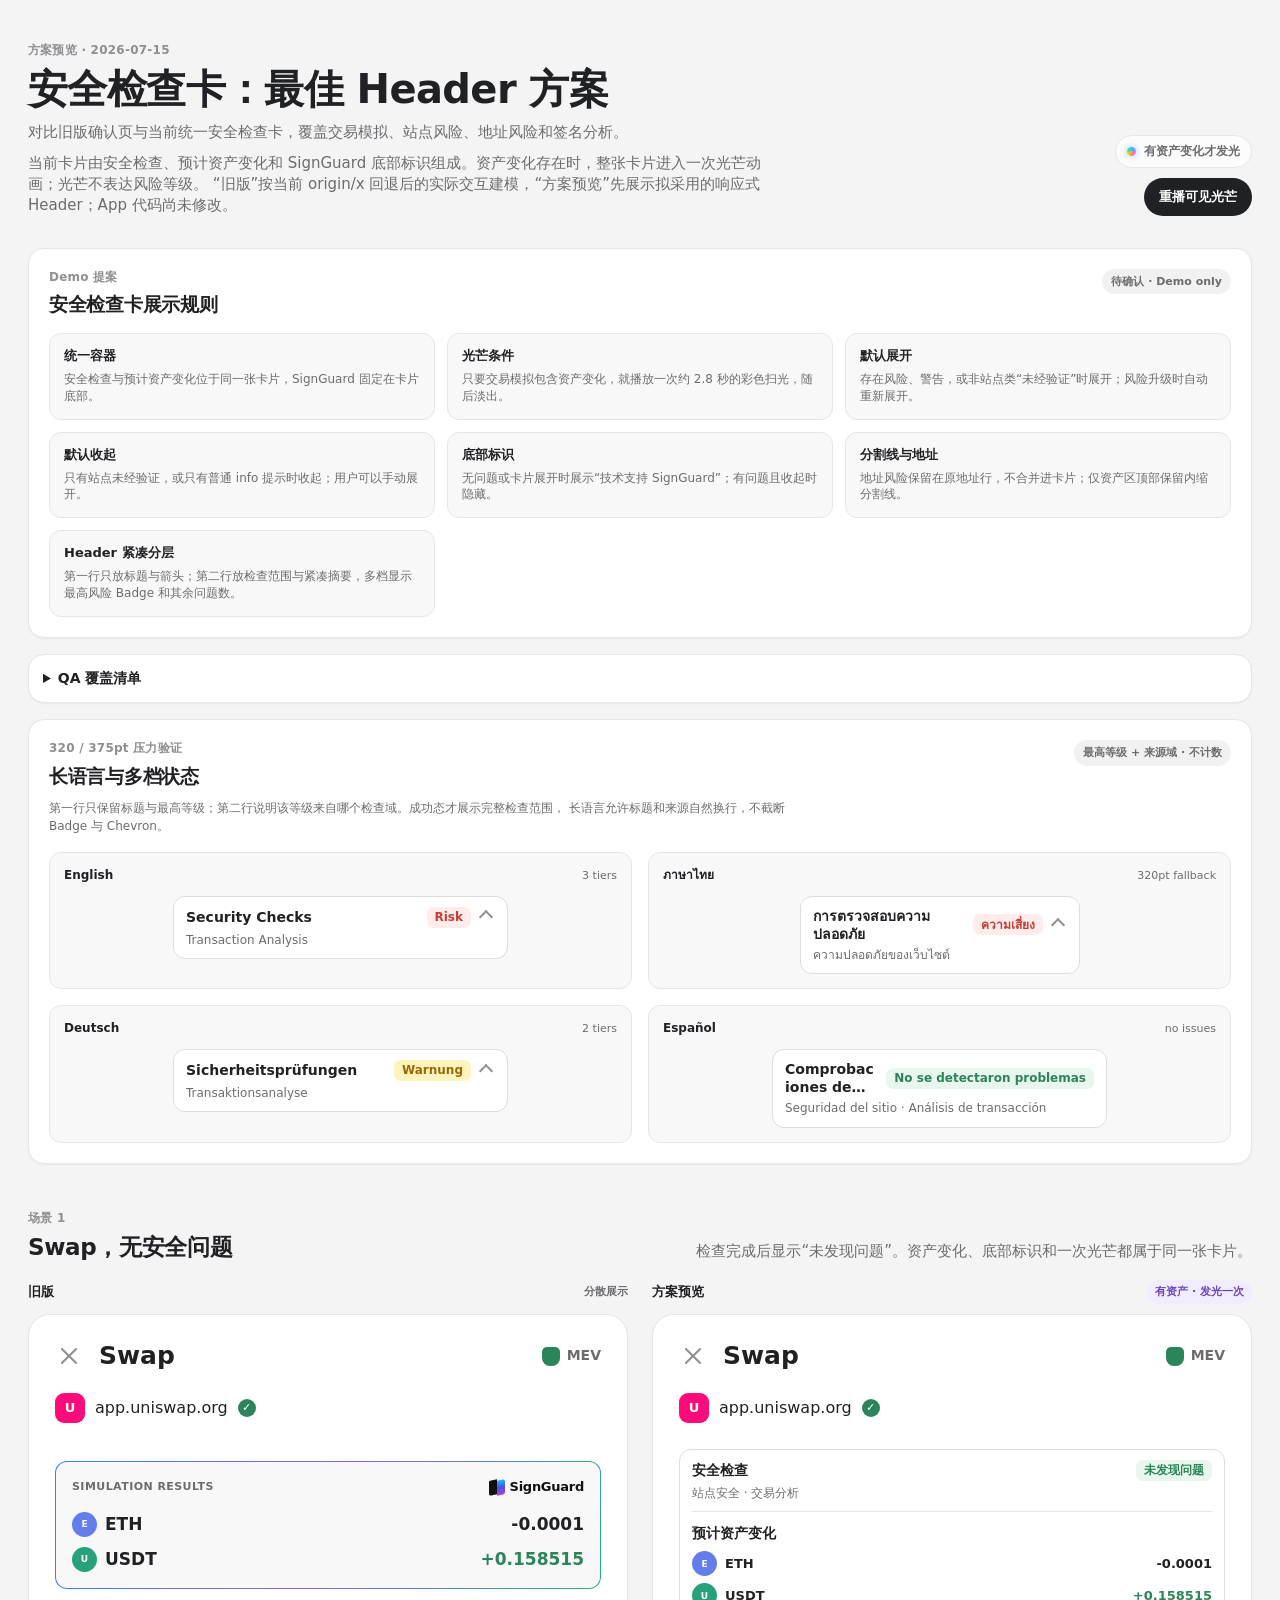
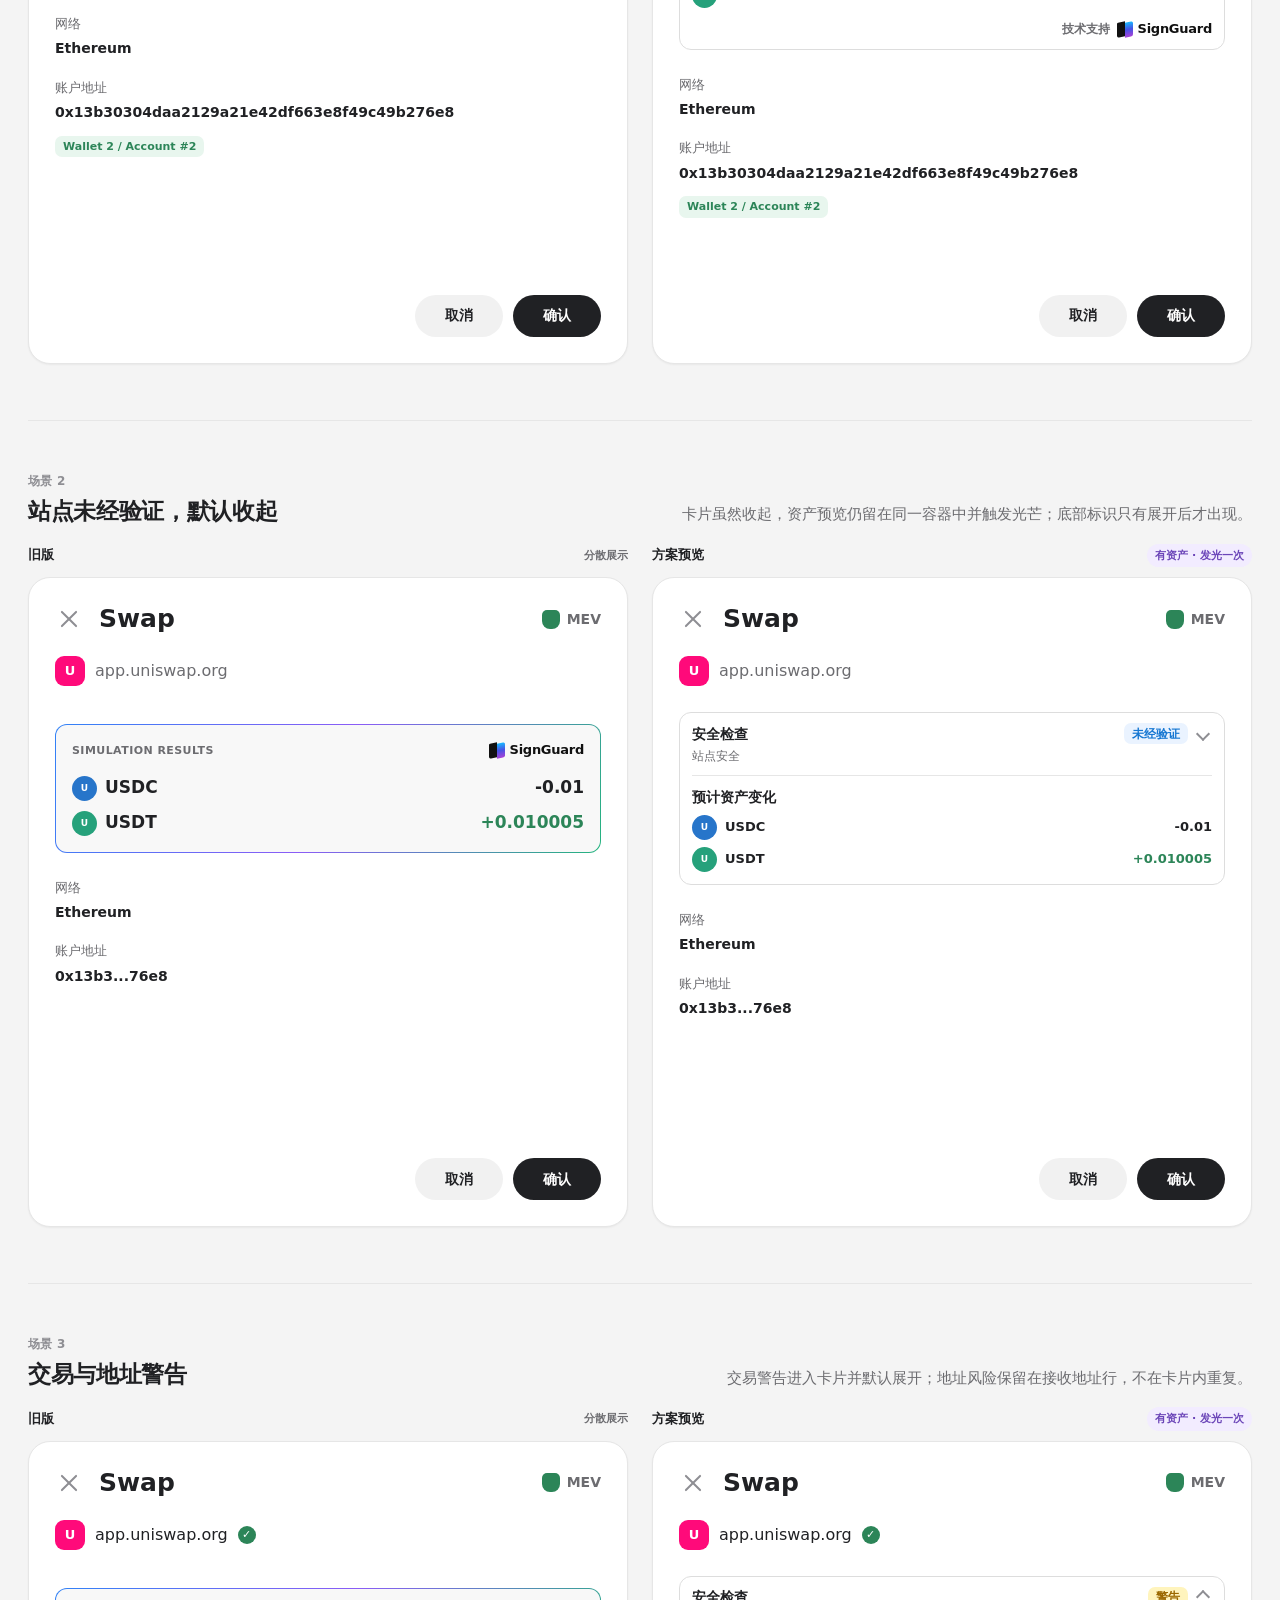
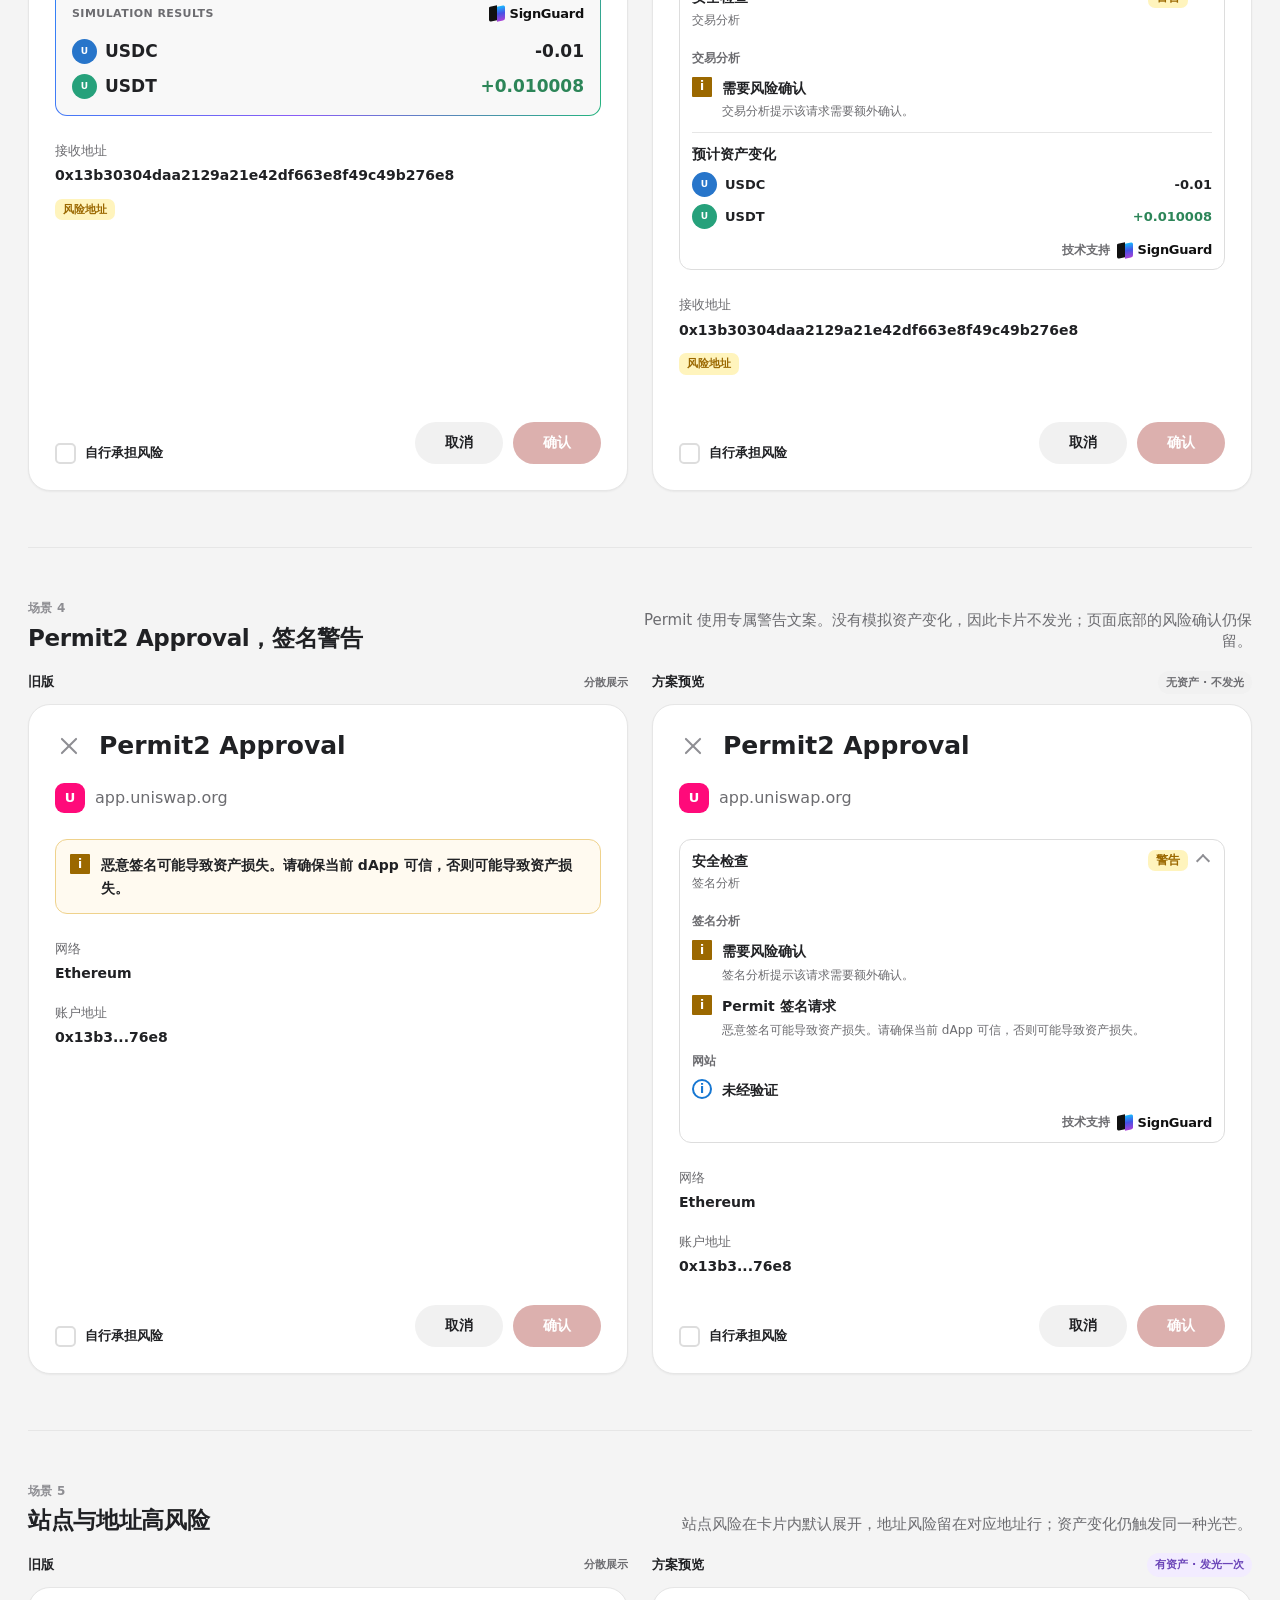
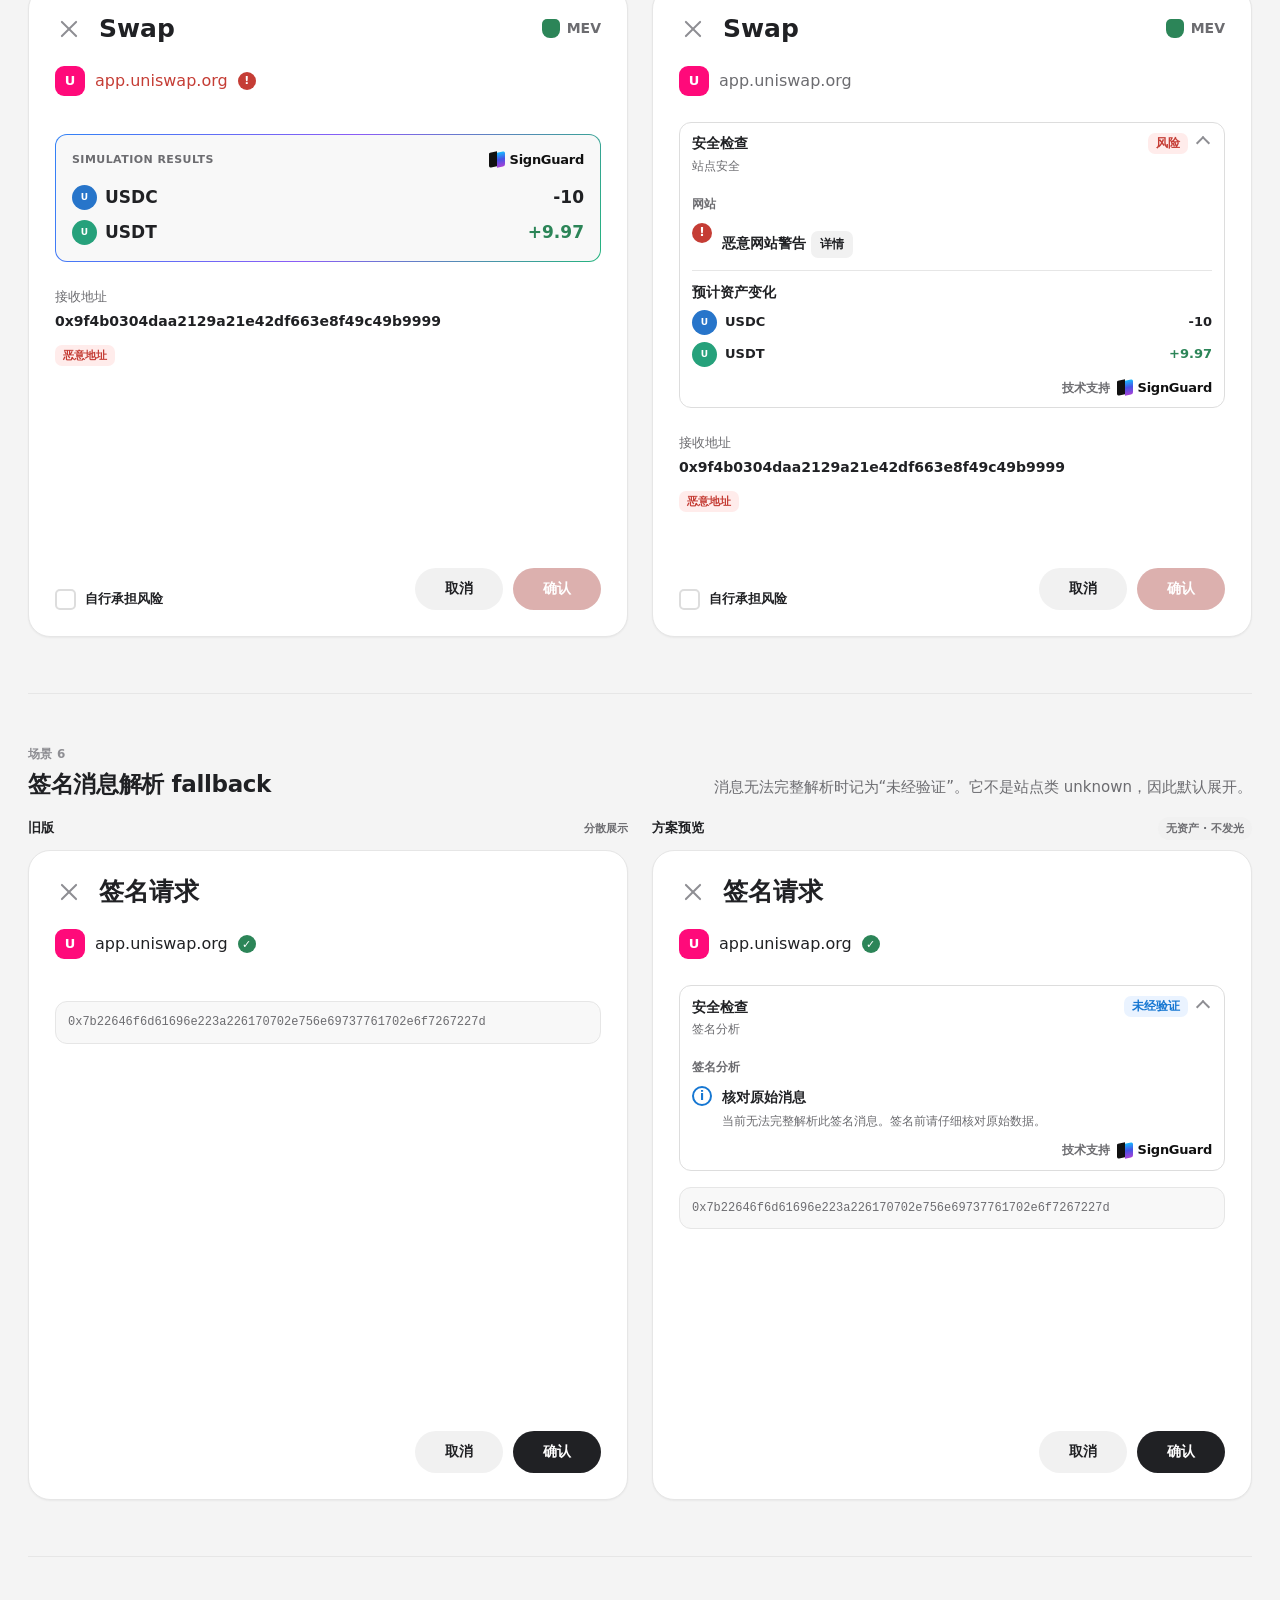
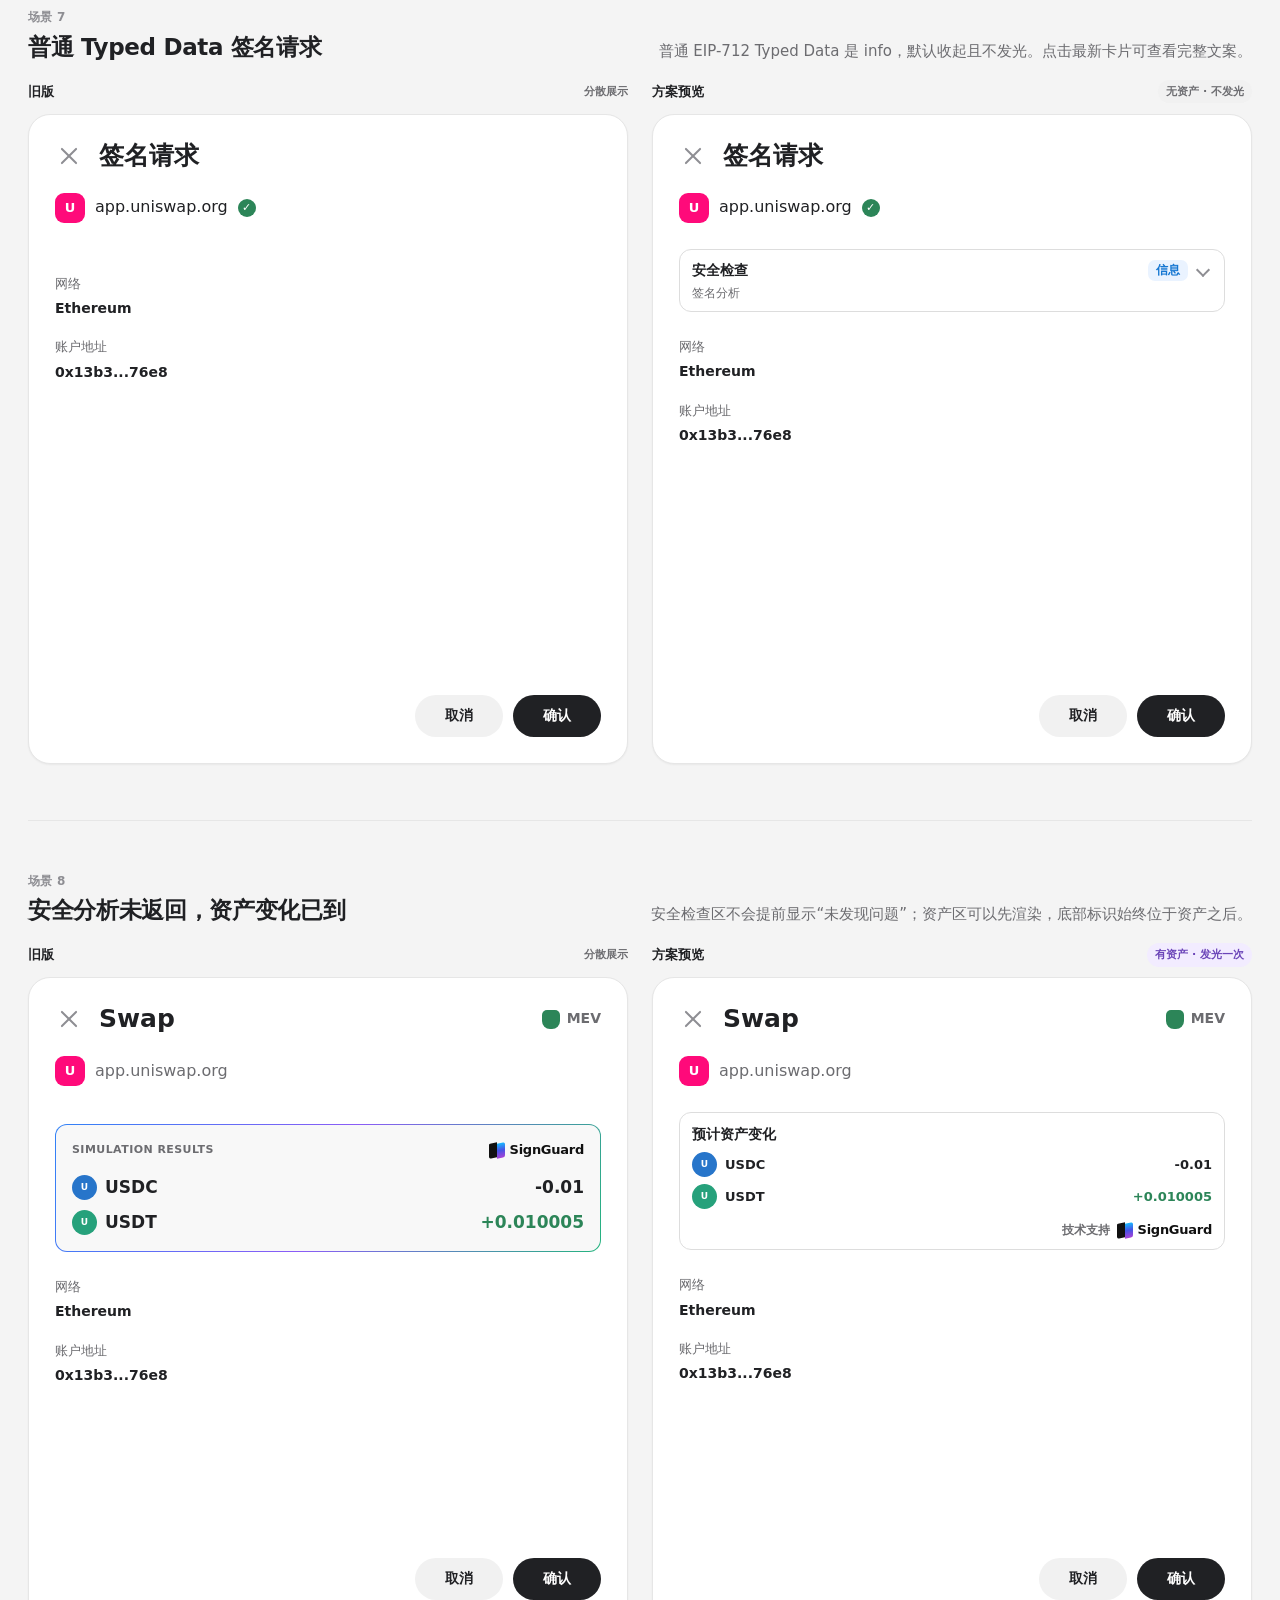
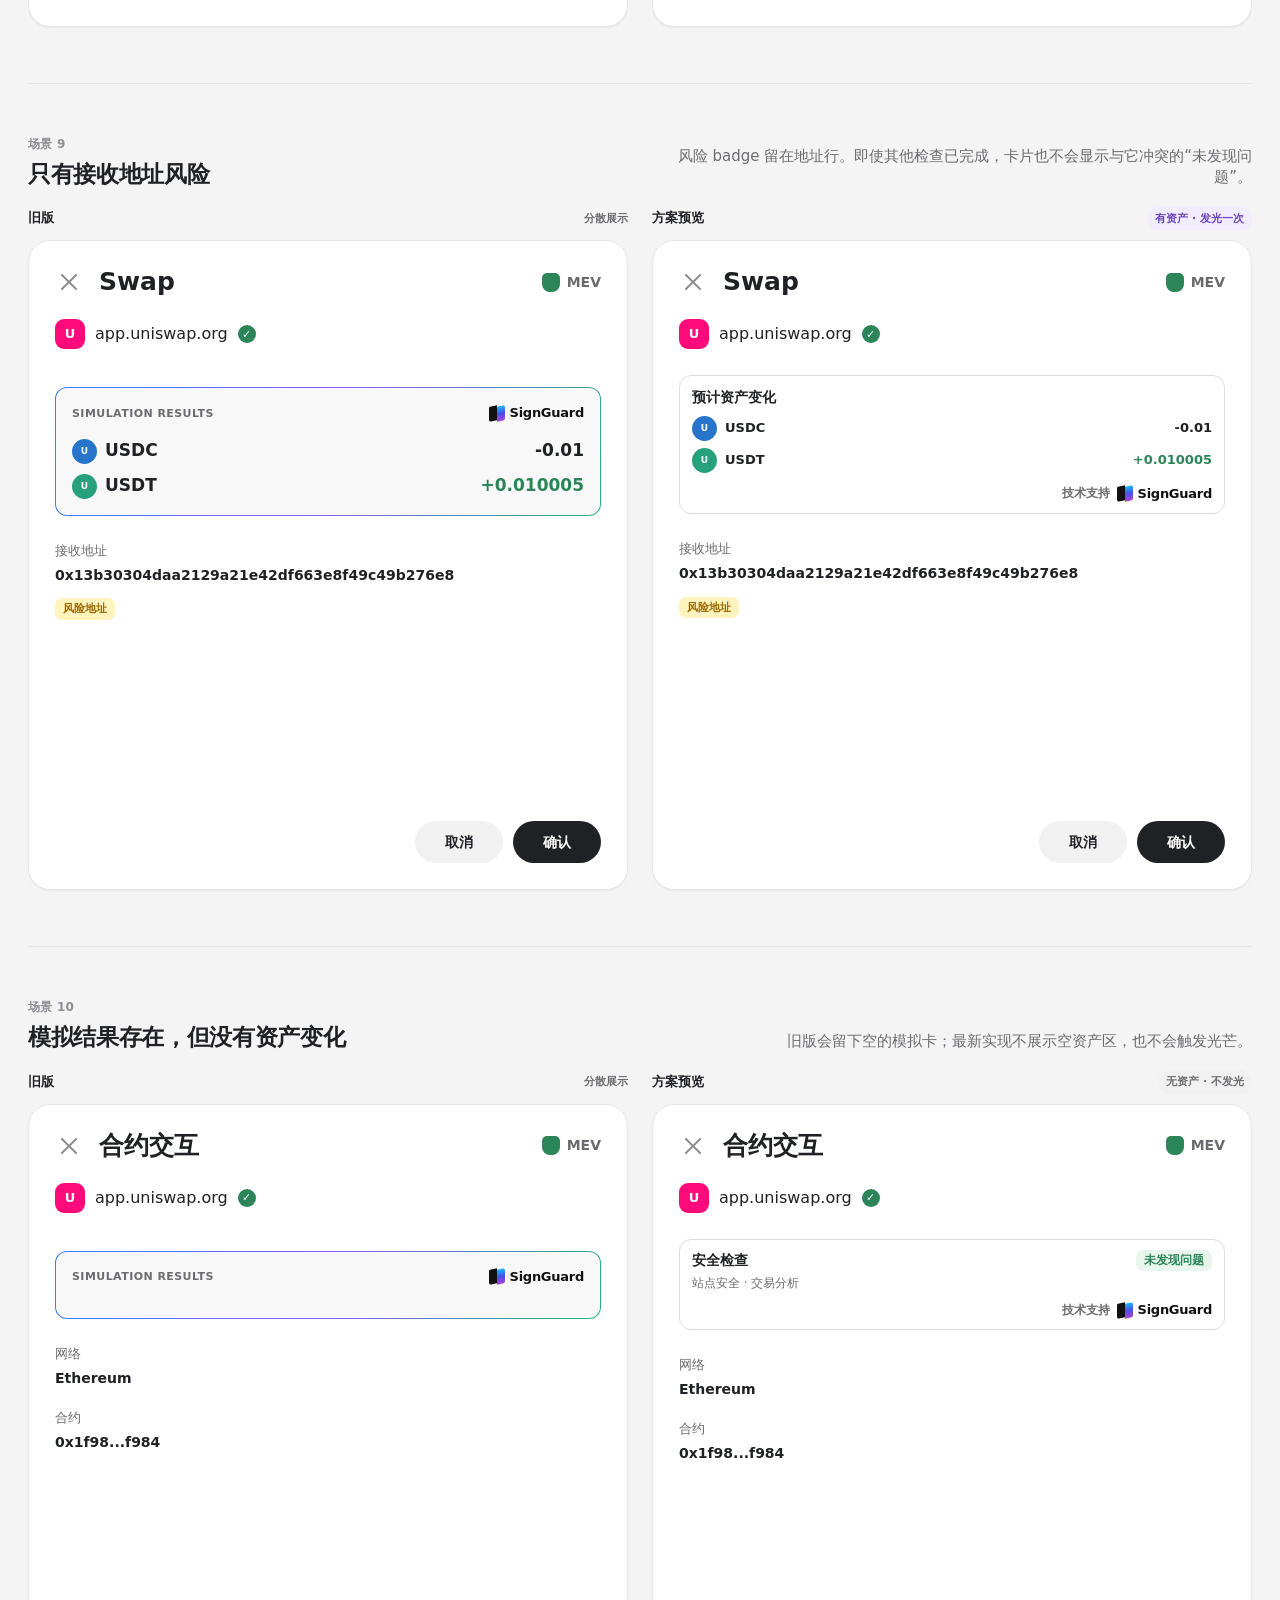
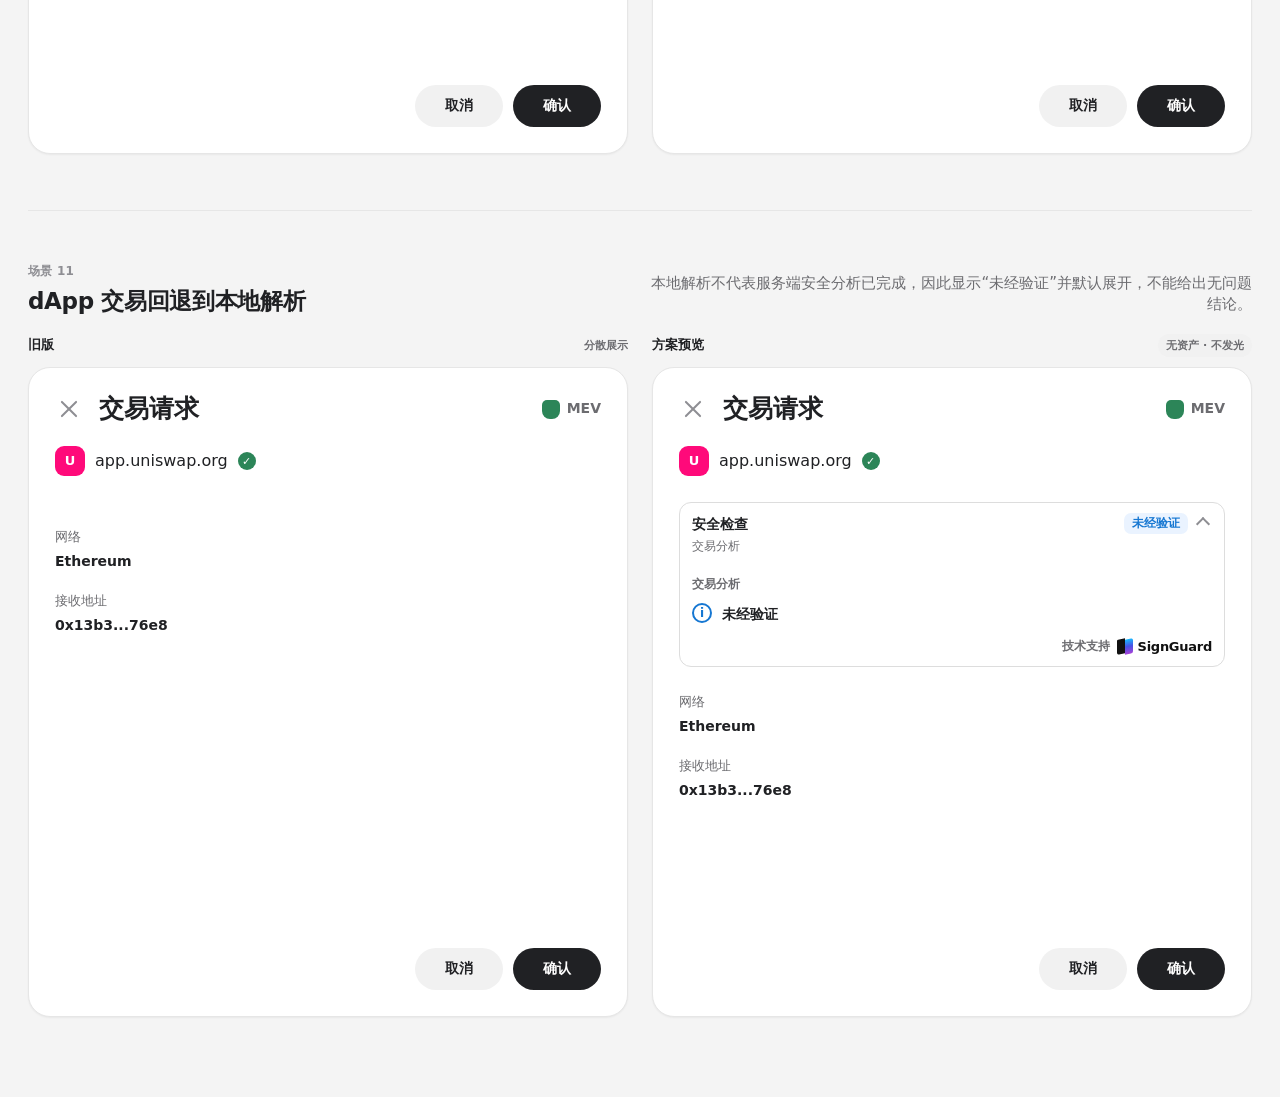
<file: index.html>
<!doctype html>
<html lang="zh-CN">
  <head>
    <meta charset="utf-8" />
    <meta name="viewport" content="width=device-width, initial-scale=1" />
    <meta
      name="description"
      content="OneKey 安全检查卡响应式 Header 最佳方案与交易确认场景对照 Demo"
    />
    <title>安全检查卡最佳方案预览 Demo</title>
    <link rel="icon" href="data:," />
    <link rel="stylesheet" href="./security-check-card-confirmation-demo.css" />
  </head>
  <body>
    <main class="page">
      <header class="page-header">
        <div class="page-header-copy">
          <p class="kicker">方案预览 · 2026-07-15</p>
          <h1>安全检查卡：最佳 Header 方案</h1>
          <p>
            对比旧版确认页与当前统一安全检查卡，覆盖交易模拟、站点风险、地址风险和签名分析。
          </p>
          <p class="note">
            当前卡片由安全检查、预计资产变化和 SignGuard
            底部标识组成。资产变化存在时，整张卡片进入一次光芒动画；光芒不表达风险等级。
            “旧版”按当前 origin/x
            回退后的实际交互建模，“方案预览”先展示拟采用的响应式 Header；App
            代码尚未修改。
          </p>
        </div>
        <div class="demo-actions" aria-label="Demo controls">
          <span class="glow-rule-chip"
            ><span class="glow-dot"></span>有资产变化才发光</span
          >
          <button id="replay-glow" class="replay-button" type="button">
            重播可见光芒
          </button>
        </div>
      </header>

      <section class="rules" aria-labelledby="rules-title">
        <div class="section-heading">
          <div>
            <p class="kicker">Demo 提案</p>
            <h2 id="rules-title">安全检查卡展示规则</h2>
          </div>
          <span class="version-pill">待确认 · Demo only</span>
        </div>
        <div class="rule-grid">
          <article>
            <h3>统一容器</h3>
            <p>
              安全检查与预计资产变化位于同一张卡片，SignGuard 固定在卡片底部。
            </p>
          </article>
          <article>
            <h3>光芒条件</h3>
            <p>
              只要交易模拟包含资产变化，就播放一次约 2.8
              秒的彩色扫光，随后淡出。
            </p>
          </article>
          <article>
            <h3>默认展开</h3>
            <p>
              存在风险、警告，或非站点类“未经验证”时展开；风险升级时自动重新展开。
            </p>
          </article>
          <article>
            <h3>默认收起</h3>
            <p>
              只有站点未经验证，或只有普通 info 提示时收起；用户可以手动展开。
            </p>
          </article>
          <article>
            <h3>底部标识</h3>
            <p>
              无问题或卡片展开时展示“技术支持 SignGuard”；有问题且收起时隐藏。
            </p>
          </article>
          <article>
            <h3>分割线与地址</h3>
            <p>
              地址风险保留在原地址行，不合并进卡片；仅资产区顶部保留内缩分割线。
            </p>
          </article>
          <article>
            <h3>Header 紧凑分层</h3>
            <p>
              第一行只放标题与箭头；第二行放检查范围与紧凑摘要，多档显示最高风险
              Badge 和其余问题数。
            </p>
          </article>
        </div>
      </section>

      <details class="coverage-card">
        <summary>QA 覆盖清单</summary>
        <p>
          单档显示完整状态 Badge；多档显示最高风险 Badge 和 +N，N
          为其余风险、警告、未经验证 finding 总数。普通 info 不进入摘要计数。
        </p>
        <div class="table-scroll">
          <div
            class="mapping-table"
            role="table"
            aria-label="QA coverage matrix"
          >
            <div class="mapping-row mapping-head" role="row">
              <span role="columnheader">信息来源</span>
              <span role="columnheader">状态</span>
              <span role="columnheader">当前表现</span>
              <span role="columnheader">场景</span>
            </div>
            <div class="mapping-row" role="row">
              <span>检查已完成且无 finding</span>
              <span class="badge success">未发现问题</span>
              <span>无折叠箭头；直接展示底部标识</span>
              <span>1</span>
            </div>
            <div class="mapping-row" role="row">
              <span>只有站点未经验证</span>
              <span class="badge info">1 未经验证</span>
              <span>默认收起；底部标识隐藏</span>
              <span>2</span>
            </div>
            <div class="mapping-row" role="row">
              <span>交易警告 / 站点风险</span>
              <span class="badge warning">警告 / 风险</span>
              <span>进入卡片并默认展开；站点风险继续提供“详情”入口</span>
              <span>3 / 5</span>
            </div>
            <div class="mapping-row" role="row">
              <span>接收地址风险</span>
              <span class="badge warning">风险地址</span>
              <span>只在原地址行展示；同时阻止卡片误报“未发现问题”</span>
              <span>3 / 5 / 9</span>
            </div>
            <div class="mapping-row" role="row">
              <span>Permit / Order</span>
              <span class="badge warning">警告</span>
              <span>进入签名分析；请求确认仍由页面 footer 控制</span>
              <span>4</span>
            </div>
            <div class="mapping-row" role="row">
              <span>自定义 Hex Data / 合约交互</span>
              <span class="badge warning">警告</span>
              <span>进入交易分析；提交前原风险确认弹窗继续保留</span>
              <span>规则覆盖</span>
            </div>
            <div class="mapping-row" role="row">
              <span>高风险签名方法</span>
              <span class="badge critical">风险</span>
              <span>进入签名分析；页面 footer 必须确认“自行承担风险”</span>
              <span>规则覆盖</span>
            </div>
            <div class="mapping-row" role="row">
              <span>dApp 交易使用本地解析 fallback</span>
              <span class="badge info">未经验证</span>
              <span>默认展开，不提前给出“未发现问题”</span>
              <span>11</span>
            </div>
            <div class="mapping-row" role="row">
              <span>Simulation 存在但资产列表为空</span>
              <span class="badge preview">无预览</span>
              <span>隐藏空模拟，不展示资产区，也不触发光芒</span>
              <span>10</span>
            </div>
            <div class="mapping-row" role="row">
              <span>消息解析 fallback</span>
              <span class="badge info">未经验证</span>
              <span>非站点 unknown，默认展开</span>
              <span>6</span>
            </div>
            <div class="mapping-row" role="row">
              <span>普通 Typed Data V3 / V4</span>
              <span class="badge info">Info</span>
              <span>默认收起；Permit 与 Order 使用专属警告文案</span>
              <span>7</span>
            </div>
            <div class="mapping-row" role="row">
              <span>分析结果未返回，但资产变化已到</span>
              <span class="badge preview">资产预览</span>
              <span>先展示同一容器里的资产区，底部标识保持在最下方</span>
              <span>8</span>
            </div>
            <div class="mapping-row" role="row">
              <span>任意模拟资产变化</span>
              <span class="badge glow">一次光芒</span>
              <span>与安全状态无关；减少动态效果时不播放</span>
              <span>1 / 2 / 3 / 5 / 8 / 9</span>
            </div>
          </div>
        </div>
      </details>

      <section class="header-stress" aria-labelledby="header-stress-title">
        <div class="section-heading">
          <div>
            <p class="kicker">320 / 375pt 压力验证</p>
            <h2 id="header-stress-title">长语言与多档状态</h2>
          </div>
          <span class="version-pill">最高等级 + 来源域 · 不计数</span>
        </div>
        <p class="header-stress-intro">
          第一行只保留标题与最高等级；第二行说明该等级来自哪个检查域。成功态才展示完整检查范围，
          长语言允许标题和来源自然换行，不截断 Badge 与 Chevron。
        </p>
        <div class="header-stress-grid">
          <article class="header-stress-case">
            <div class="header-stress-label">
              <strong>English</strong><span>3 tiers</span>
            </div>
            <div class="header-stress-phone">
              <div class="security-card">
                <button class="security-trigger" type="button">
                  <span class="security-header-primary">
                    <strong class="security-trigger-title"
                      >Security Checks</strong
                    >
                    <span class="security-compact-summary">
                      <span class="badge critical">Risk</span>
                    </span>
                    <span class="chevron" aria-hidden="true"></span>
                  </span>
                  <span class="security-status-source"
                    >Transaction Analysis</span
                  >
                </button>
              </div>
            </div>
          </article>

          <article class="header-stress-case" lang="th">
            <div class="header-stress-label">
              <strong>ภาษาไทย</strong><span>320pt fallback</span>
            </div>
            <div class="header-stress-phone narrow">
              <div class="security-card">
                <button class="security-trigger" type="button">
                  <span class="security-header-primary">
                    <strong class="security-trigger-title"
                      >การตรวจสอบความปลอดภัย</strong
                    >
                    <span class="security-compact-summary">
                      <span class="badge critical">ความเสี่ยง</span>
                    </span>
                    <span class="chevron" aria-hidden="true"></span>
                  </span>
                  <span class="security-status-source"
                    >ความปลอดภัยของเว็บไซต์</span
                  >
                </button>
              </div>
            </div>
          </article>

          <article class="header-stress-case" lang="de">
            <div class="header-stress-label">
              <strong>Deutsch</strong><span>2 tiers</span>
            </div>
            <div class="header-stress-phone">
              <div class="security-card">
                <button class="security-trigger" type="button">
                  <span class="security-header-primary">
                    <strong class="security-trigger-title"
                      >Sicherheitsprüfungen</strong
                    >
                    <span class="security-compact-summary">
                      <span class="badge warning">Warnung</span>
                    </span>
                    <span class="chevron" aria-hidden="true"></span>
                  </span>
                  <span class="security-status-source"
                    >Transaktionsanalyse</span
                  >
                </button>
              </div>
            </div>
          </article>

          <article class="header-stress-case" lang="es">
            <div class="header-stress-label">
              <strong>Español</strong><span>no issues</span>
            </div>
            <div class="header-stress-phone">
              <div class="security-card">
                <div class="security-summary-row no-issue-row">
                  <div class="security-header-primary no-chevron">
                    <h4>Comprobaciones de seguridad</h4>
                    <span class="security-compact-summary">
                      <span class="badge success"
                        >No se detectaron problemas</span
                      >
                    </span>
                  </div>
                  <p class="security-status-source">
                    Seguridad del sitio · Análisis de transacción
                  </p>
                </div>
              </div>
            </div>
          </article>
        </div>
      </section>

      <div id="scenarios" class="scenario-list"></div>
    </main>

    <dialog id="site-risk-dialog" class="risk-detail-dialog">
      <form method="dialog">
        <div class="risk-detail-head">
          <h2 data-risk-detail-title>站点风险详情</h2>
          <button type="submit" aria-label="关闭">×</button>
        </div>
        <p data-risk-detail-description></p>
        <button class="dialog-confirm" type="submit">知道了</button>
      </form>
    </dialog>

    <script>
      const scenarios = [
        {
          id: "safe-swap",
          number: 1,
          title: "Swap，无安全问题",
          description:
            "检查完成后显示“未发现问题”。资产变化、底部标识和一次光芒都属于同一张卡片。",
          sheetTitle: "Swap",
          origin: "app.uniswap.org",
          kind: "transaction",
          assets: [
            { symbol: "ETH", amount: "-0.0001", tone: "out" },
            { symbol: "USDT", amount: "+0.158515", tone: "in" },
          ],
          details: [
            { label: "网络", value: "Ethereum" },
            {
              label: "账户地址",
              value: "0x13b30304daa2129a21e42df663e8f49c49b276e8",
              badge: { text: "Wallet 2 / Account #2", status: "success" },
            },
          ],
          legacy: { alerts: [] },
          current: {
            coverage: "站点安全 · 交易分析",
            checksResolved: true,
            findings: [],
          },
        },
        {
          id: "site-unverified",
          number: 2,
          title: "站点未经验证，默认收起",
          description:
            "卡片虽然收起，资产预览仍留在同一容器中并触发光芒；底部标识只有展开后才出现。",
          sheetTitle: "Swap",
          origin: "app.uniswap.org",
          kind: "transaction",
          assets: [
            { symbol: "USDC", amount: "-0.01", tone: "out" },
            { symbol: "USDT", amount: "+0.010005", tone: "in" },
          ],
          details: [
            { label: "网络", value: "Ethereum" },
            { label: "账户地址", value: "0x13b3...76e8" },
          ],
          legacy: {
            alerts: [],
          },
          current: {
            coverage: "站点安全 · 交易分析",
            findings: [
              { category: "site", status: "unknown", title: "未经验证" },
            ],
          },
        },
        {
          id: "warning-swap",
          number: 3,
          title: "交易与地址警告",
          description:
            "交易警告进入卡片并默认展开；地址风险保留在接收地址行，不在卡片内重复。",
          sheetTitle: "Swap",
          origin: "app.uniswap.org",
          kind: "transaction",
          assets: [
            { symbol: "USDC", amount: "-0.01", tone: "out" },
            { symbol: "USDT", amount: "+0.010008", tone: "in" },
          ],
          details: [
            {
              label: "接收地址",
              value: "0x13b30304daa2129a21e42df663e8f49c49b276e8",
              badge: { text: "风险地址", status: "warning", risk: true },
            },
          ],
          legacy: {
            alerts: [],
          },
          current: {
            coverage: "站点安全 · 交易分析",
            findings: [
              {
                category: "operation",
                status: "warning",
                title: "需要风险确认",
                description: "交易分析提示该请求需要额外确认。",
              },
            ],
          },
          riskConfirmation: true,
        },
        {
          id: "permit-signature",
          number: 4,
          title: "Permit2 Approval，签名警告",
          description:
            "Permit 使用专属警告文案。没有模拟资产变化，因此卡片不发光；页面底部的风险确认仍保留。",
          sheetTitle: "Permit2 Approval",
          origin: "app.uniswap.org",
          kind: "message",
          assets: [],
          details: [
            { label: "网络", value: "Ethereum" },
            { label: "账户地址", value: "0x13b3...76e8" },
          ],
          riskConfirmation: true,
          legacy: {
            alerts: [
              {
                status: "warning",
                title:
                  "恶意签名可能导致资产损失。请确保当前 dApp 可信，否则可能导致资产损失。",
              },
            ],
          },
          current: {
            coverage: "站点安全 · 签名分析",
            findings: [
              {
                category: "operation",
                status: "warning",
                title: "需要风险确认",
                description: "签名分析提示该请求需要额外确认。",
              },
              {
                category: "operation",
                status: "warning",
                title: "Permit 签名请求",
                description:
                  "恶意签名可能导致资产损失。请确保当前 dApp 可信，否则可能导致资产损失。",
              },
              {
                category: "site",
                status: "unknown",
                title: "未经验证",
              },
            ],
          },
        },
        {
          id: "critical-swap",
          number: 5,
          title: "站点与地址高风险",
          description:
            "站点风险在卡片内默认展开，地址风险留在对应地址行；资产变化仍触发同一种光芒。",
          sheetTitle: "Swap",
          origin: "app.uniswap.org",
          kind: "transaction",
          assets: [
            { symbol: "USDC", amount: "-10", tone: "out" },
            { symbol: "USDT", amount: "+9.97", tone: "in" },
          ],
          details: [
            {
              label: "接收地址",
              value: "0x9f4b0304daa2129a21e42df663e8f49c49b9999",
              badge: { text: "恶意地址", status: "critical", risk: true },
            },
          ],
          legacy: {
            alerts: [],
          },
          current: {
            coverage: "站点安全 · 交易分析",
            findings: [
              {
                category: "site",
                status: "critical",
                title: "恶意网站警告",
                action: {
                  label: "详情",
                  description:
                    "该网站已被报告为恶意网站，请核对风险来源后再继续。",
                },
              },
            ],
          },
          riskConfirmation: true,
        },
        {
          id: "raw-message",
          number: 6,
          title: "签名消息解析 fallback",
          description:
            "消息无法完整解析时记为“未经验证”。它不是站点类 unknown，因此默认展开。",
          sheetTitle: "签名请求",
          origin: "app.uniswap.org",
          kind: "message",
          assets: [],
          rawData: "0x7b22646f6d61696e223a226170702e756e69737761702e6f7267227d",
          details: [],
          legacy: {
            alerts: [],
          },
          current: {
            coverage: "站点安全 · 签名分析",
            findings: [
              {
                category: "operation",
                status: "unknown",
                title: "核对原始消息",
                description:
                  "当前无法完整解析此签名消息。签名前请仔细核对原始数据。",
              },
            ],
          },
        },
        {
          id: "typed-data",
          number: 7,
          title: "普通 Typed Data 签名请求",
          description:
            "普通 EIP-712 Typed Data 是 info，默认收起且不发光。点击最新卡片可查看完整文案。",
          sheetTitle: "签名请求",
          origin: "app.uniswap.org",
          kind: "message",
          assets: [],
          details: [
            { label: "网络", value: "Ethereum" },
            { label: "账户地址", value: "0x13b3...76e8" },
          ],
          legacy: {
            alerts: [],
          },
          current: {
            coverage: "站点安全 · 签名分析",
            findings: [
              {
                category: "operation",
                status: "info",
                title: "Typed data 签名请求",
                description: "签名前请仔细核对 typed data 内容。",
              },
            ],
          },
        },
        {
          id: "assets-before-checks",
          number: 8,
          title: "安全分析未返回，资产变化已到",
          description:
            "安全检查区不会提前显示“未发现问题”；资产区可以先渲染，底部标识始终位于资产之后。",
          sheetTitle: "Swap",
          origin: "app.uniswap.org",
          kind: "transaction",
          assets: [
            { symbol: "USDC", amount: "-0.01", tone: "out" },
            { symbol: "USDT", amount: "+0.010005", tone: "in" },
          ],
          details: [
            { label: "网络", value: "Ethereum" },
            { label: "账户地址", value: "0x13b3...76e8" },
          ],
          legacy: { alerts: [] },
          current: {
            coverage: "",
            findings: [],
          },
        },
        {
          id: "address-risk-only",
          number: 9,
          title: "只有接收地址风险",
          description:
            "风险 badge 留在地址行。即使其他检查已完成，卡片也不会显示与它冲突的“未发现问题”。",
          sheetTitle: "Swap",
          origin: "app.uniswap.org",
          kind: "transaction",
          assets: [
            { symbol: "USDC", amount: "-0.01", tone: "out" },
            { symbol: "USDT", amount: "+0.010005", tone: "in" },
          ],
          details: [
            {
              label: "接收地址",
              value: "0x13b30304daa2129a21e42df663e8f49c49b276e8",
              badge: { text: "风险地址", status: "warning", risk: true },
            },
          ],
          legacy: { alerts: [] },
          current: {
            coverage: "站点安全 · 交易分析",
            checksResolved: true,
            findings: [],
          },
        },
        {
          id: "empty-simulation",
          number: 10,
          title: "模拟结果存在，但没有资产变化",
          description:
            "旧版会留下空的模拟卡；最新实现不展示空资产区，也不会触发光芒。",
          sheetTitle: "合约交互",
          origin: "app.uniswap.org",
          kind: "transaction",
          hasSimulation: true,
          assets: [],
          details: [
            { label: "网络", value: "Ethereum" },
            { label: "合约", value: "0x1f98...f984" },
          ],
          legacy: { alerts: [] },
          current: {
            coverage: "站点安全 · 交易分析",
            checksResolved: true,
            findings: [],
          },
        },
        {
          id: "local-parsed-transaction",
          number: 11,
          title: "dApp 交易回退到本地解析",
          description:
            "本地解析不代表服务端安全分析已完成，因此显示“未经验证”并默认展开，不能给出无问题结论。",
          sheetTitle: "交易请求",
          origin: "app.uniswap.org",
          kind: "transaction",
          assets: [],
          details: [
            { label: "网络", value: "Ethereum" },
            { label: "接收地址", value: "0x13b3...76e8" },
          ],
          legacy: { alerts: [] },
          current: {
            coverage: "站点安全 · 交易分析",
            findings: [
              {
                category: "operation",
                status: "unknown",
                title: "未经验证",
              },
            ],
          },
        },
      ];

      const statusWeight = { critical: 5, warning: 4, unknown: 3, info: 1 };
      const categoryOrder = ["site", "operation"];

      function signGuard() {
        return `
          <span class="signguard" aria-label="SignGuard">
            <span class="signguard-mark" aria-hidden="true"><i></i><b></b></span>
            <strong>SignGuard</strong>
          </span>
        `;
      }

      function renderAssetRows(assets, legacy = false) {
        return assets
          .map(
            (asset) => `
              <div class="${legacy ? "legacy-asset-row" : "preview-row"}">
                <span class="asset-name">
                  <span class="coin ${asset.symbol.toLowerCase()}">${asset.symbol.slice(0, 1)}</span>
                  <strong>${asset.symbol}</strong>
                </span>
                <strong class="amount ${asset.tone}">${asset.amount}</strong>
              </div>
            `,
          )
          .join("");
      }

      function renderLegacySimulation(assets, hasSimulation) {
        if (!assets.length && !hasSimulation) return "";
        return `
          <section class="legacy-simulation">
            <div class="legacy-simulation-head">
              <span>Simulation results</span>
              ${signGuard()}
            </div>
            <div class="legacy-assets">${renderAssetRows(assets, true)}</div>
          </section>
        `;
      }

      function renderAlert(alert) {
        return `
          <div class="inline-alert ${alert.status}">
            <span class="status-icon" aria-hidden="true">${alert.status === "critical" ? "!" : "i"}</span>
            <div>
              <strong>${alert.title}</strong>
              ${alert.description ? `<p>${alert.description}</p>` : ""}
            </div>
          </div>
        `;
      }

      function renderDetails(details) {
        if (!details.length) return "";
        return `
          <div class="details">
            ${details
              .map(
                (detail) => `
                  <div class="field">
                    <span class="field-label">${detail.label}</span>
                    <strong>${detail.value}</strong>
                    ${
                      detail.badge
                        ? `<span class="pill ${detail.badge.status}">${detail.badge.text}</span>`
                        : ""
                    }
                  </div>
                `,
              )
              .join("")}
          </div>
        `;
      }

      function renderRawData(rawData) {
        return rawData ? `<div class="raw-box">${rawData}</div>` : "";
      }

      function renderActions(requiresRiskConfirmation) {
        return `
          <div class="sheet-actions">
            <button class="secondary-action" type="button">取消</button>
            <button
              class="primary-action${requiresRiskConfirmation ? " destructive disabled" : ""}"
              type="button"
              data-confirm-action
              ${requiresRiskConfirmation ? "disabled" : ""}
            }>确认</button>
          </div>
        `;
      }

      function renderRiskConfirmation(enabled) {
        if (!enabled) return "";
        return `
          <label class="risk-checkbox">
            <span aria-hidden="true"></span>
            <input type="checkbox" data-risk-confirmation />
            <strong>自行承担风险</strong>
          </label>
        `;
      }

      function getSiteStatus(scenario, variant) {
        const siteFinding = scenario.current.findings.find(
          (finding) => finding.category === "site",
        );
        if (siteFinding?.status === "critical") {
          return variant === "legacy" ? "critical" : "neutral";
        }
        if (siteFinding?.status === "warning") {
          return variant === "legacy" ? "warning" : "neutral";
        }
        if (siteFinding) {
          return "neutral";
        }
        return scenario.current.coverage.includes("站点安全")
          ? "security"
          : "neutral";
      }

      function renderOrigin(scenario, variant) {
        const status = getSiteStatus(scenario, variant);
        const statusIcon =
          status === "security"
            ? '<span class="origin-status-icon" aria-label="已验证">✓</span>'
            : status === "critical" || status === "warning"
              ? `<span class="origin-status-icon" aria-label="站点风险">!</span>`
              : "";
        return `
          <div class="origin-row ${status}">
            <span class="dapp-icon">U</span>
            <span>${scenario.origin}</span>
            ${statusIcon}
          </div>
        `;
      }

      function renderSheetShell(scenario, content, variant) {
        return `
          <div class="wallet-sheet">
            <div class="modal-head">
              <button class="close-button" type="button" aria-label="关闭"></button>
              <h3>${scenario.sheetTitle}</h3>
              ${scenario.kind === "transaction" ? '<span class="mev-badge"><i></i>MEV</span>' : ""}
            </div>
            ${renderOrigin(scenario, variant)}
            ${content}
            ${renderRawData(scenario.rawData)}
            ${renderDetails(scenario.details)}
            <div class="sheet-bottom">
              ${renderRiskConfirmation(scenario.riskConfirmation)}
              ${renderActions(Boolean(scenario.riskConfirmation))}
            </div>
          </div>
        `;
      }

      function renderLegacy(scenario) {
        const alerts = scenario.legacy.alerts.map(renderAlert).join("");
        const content = `${alerts}${renderLegacySimulation(scenario.assets, scenario.hasSimulation)}`;
        return renderSheetShell(scenario, content, "legacy");
      }

      function getSummaryItems(findings) {
        const counts = {
          critical: findings.filter((item) => item.status === "critical")
            .length,
          warning: findings.filter((item) => item.status === "warning").length,
          unknown: findings.filter((item) => item.status === "unknown").length,
          info: findings.filter((item) => item.status === "info").length,
        };
        return [
          {
            count: counts.critical,
            badgeStatus: "critical",
            label: "风险",
          },
          {
            count: counts.warning,
            badgeStatus: "warning",
            label: "警告",
          },
          {
            count: counts.unknown,
            badgeStatus: "info",
            label: "未经验证",
          },
          {
            count: counts.info,
            badgeStatus: "info",
            label: "信息",
          },
        ].filter((item) => item.count > 0);
      }

      function renderHighestSummary(summaryItems) {
        if (!summaryItems.length) return "";
        const [primaryItem] = summaryItems;
        return `
          <span class="security-compact-summary">
            <span class="badge ${primaryItem.badgeStatus}">${primaryItem.label}</span>
          </span>
        `;
      }

      function getHighestStatusSource(findings, kind) {
        if (!findings.length) return "";
        const highestStatus = findings.reduce(
          (status, finding) =>
            statusWeight[finding.status] > statusWeight[status]
              ? finding.status
              : status,
          "info",
        );
        const labels = {
          site: "站点安全",
          operation: kind === "message" ? "签名分析" : "交易分析",
        };
        return categoryOrder
          .filter((category) =>
            findings.some(
              (finding) =>
                finding.category === category &&
                finding.status === highestStatus,
            ),
          )
          .map((category) => labels[category])
          .join(" · ");
      }

      function getSummaryAccessibilityLabel(summaryItems) {
        return summaryItems
          .map((item) => `${item.count} ${item.label}`)
          .join("，");
      }

      function shouldExpand(findings) {
        return findings.some(
          (item) =>
            item.status === "critical" ||
            item.status === "warning" ||
            (item.status === "unknown" && item.category !== "site"),
        );
      }

      function renderFinding(finding) {
        return `
          <div class="finding ${finding.status}">
            <span class="status-icon" aria-hidden="true">${finding.status === "critical" ? "!" : "i"}</span>
            <div>
              <strong>${finding.title}</strong>
              ${finding.description ? `<p>${finding.description}</p>` : ""}
              ${
                finding.action
                  ? `<button
                      class="finding-action"
                      type="button"
                      data-site-risk-action
                      data-risk-title="${finding.title}"
                      data-risk-description="${finding.action.description}"
                    >${finding.action.label}</button>`
                  : ""
              }
            </div>
          </div>
        `;
      }

      function renderFindingGroups(findings, kind) {
        const labels = {
          site: "网站",
          operation: kind === "message" ? "签名分析" : "交易分析",
        };
        const categories = categoryOrder
          .filter((category) =>
            findings.some((item) => item.category === category),
          )
          .sort((a, b) => {
            const aWeight = Math.max(
              ...findings
                .filter((item) => item.category === a)
                .map((item) => statusWeight[item.status]),
            );
            const bWeight = Math.max(
              ...findings
                .filter((item) => item.category === b)
                .map((item) => statusWeight[item.status]),
            );
            return (
              bWeight - aWeight ||
              categoryOrder.indexOf(a) - categoryOrder.indexOf(b)
            );
          });
        return categories
          .map(
            (category) => `
              <section class="check-group">
                <h5>${labels[category]}</h5>
                <div class="finding-list">
                  ${findings
                    .filter((item) => item.category === category)
                    .sort(
                      (a, b) => statusWeight[b.status] - statusWeight[a.status],
                    )
                    .map(renderFinding)
                    .join("")}
                </div>
              </section>
            `,
          )
          .join("");
      }

      function renderPoweredBy() {
        return `
          <div class="powered-by">
            <span>技术支持</span>
            ${signGuard()}
          </div>
        `;
      }

      function renderAssetPreview(assets, standalone) {
        if (!assets.length) return "";
        return `
          <section class="asset-preview${standalone ? " standalone" : ""}">
            <h4>预计资产变化</h4>
            <div class="preview-assets">${renderAssetRows(assets)}</div>
          </section>
        `;
      }

      function renderCurrentCard(scenario) {
        const { current, assets } = scenario;
        const findings = current.findings;
        const expanded = shouldExpand(findings);
        const collapsedClass =
          findings.length && !expanded ? " is-collapsed" : "";
        const summaryItems = getSummaryItems(findings);
        const statusSourceTitle = getHighestStatusSource(
          findings,
          scenario.kind,
        );
        const bodyId = `${scenario.id}-security-body`;
        const hasAddressRisk = scenario.details.some(
          (detail) => detail.badge?.risk,
        );
        const shouldShowNoIssue =
          current.checksResolved &&
          !findings.length &&
          !hasAddressRisk &&
          current.coverage;
        let securitySection = "";

        if (shouldShowNoIssue) {
          securitySection = `
            <div class="security-summary-row no-issue-row">
              <div class="security-header-primary no-chevron">
                <h4>安全检查</h4>
                <span class="security-compact-summary">
                  <span class="badge success">未发现问题</span>
                </span>
              </div>
              <p class="security-status-source">${current.coverage}</p>
            </div>
          `;
        } else if (findings.length) {
          const fullSummaryLabel = getSummaryAccessibilityLabel(summaryItems);
          const highestStatusLabel = summaryItems[0]?.label ?? "";
          securitySection = `
            <button
              class="security-trigger"
              type="button"
              data-security-toggle
              aria-expanded="${expanded}"
              aria-controls="${bodyId}"
              aria-label="安全检查，${statusSourceTitle}，最高等级 ${highestStatusLabel}${fullSummaryLabel ? `，${fullSummaryLabel}` : ""}"
            >
              <span class="security-header-primary">
                <strong class="security-trigger-title">安全检查</strong>
                ${renderHighestSummary(summaryItems)}
                <span class="chevron" aria-hidden="true"></span>
              </span>
              <span class="security-status-source">${statusSourceTitle}</span>
            </button>
            <div class="security-body" id="${bodyId}">
              ${renderFindingGroups(findings, scenario.kind)}
            </div>
          `;
        }

        const standaloneAssets = !securitySection;
        return `
          <div
            class="laser-frame${collapsedClass}"
            data-glow="${assets.length ? "true" : "false"}"
          >
            <section class="security-card${collapsedClass}">
              ${securitySection}
              ${renderAssetPreview(assets, standaloneAssets)}
              ${renderPoweredBy()}
            </section>
          </div>
        `;
      }

      function renderCurrent(scenario) {
        return renderSheetShell(
          scenario,
          renderCurrentCard(scenario),
          "current",
        );
      }

      function renderScenario(scenario) {
        const glows = scenario.assets.length > 0;
        return `
          <section class="scenario" id="scenario-${scenario.number}">
            <div class="scenario-head">
              <div>
                <p class="kicker">场景 ${scenario.number}</p>
                <h2>${scenario.title}</h2>
              </div>
              <p>${scenario.description}</p>
            </div>
            <div class="compare-grid">
              <article class="compare-panel">
                <div class="compare-label"><span>旧版</span><small>分散展示</small></div>
                ${renderLegacy(scenario)}
              </article>
              <article class="compare-panel latest-panel">
                <div class="compare-label">
                  <span>方案预览</span>
                  <small class="behavior-chip ${glows ? "glow" : "plain"}">
                    ${glows ? "有资产 · 发光一次" : "无资产 · 不发光"}
                  </small>
                </div>
                ${renderCurrent(scenario)}
              </article>
            </div>
          </section>
        `;
      }

      document.querySelector("#scenarios").innerHTML = scenarios
        .map(renderScenario)
        .join("");

      document.querySelectorAll("[data-security-toggle]").forEach((button) => {
        button.addEventListener("click", () => {
          const card = button.closest(".security-card");
          const frame = button.closest(".laser-frame");
          const isCollapsed = card.classList.toggle("is-collapsed");
          frame.classList.toggle("is-collapsed", isCollapsed);
          button.setAttribute("aria-expanded", String(!isCollapsed));
        });
      });

      document
        .querySelectorAll("[data-risk-confirmation]")
        .forEach((checkbox) => {
          const sheet = checkbox.closest(".wallet-sheet");
          const confirmButton = sheet.querySelector("[data-confirm-action]");
          checkbox.addEventListener("change", () => {
            confirmButton.disabled = !checkbox.checked;
            confirmButton.classList.toggle("disabled", !checkbox.checked);
          });
        });

      const riskDetailDialog = document.querySelector("#site-risk-dialog");
      const riskDetailTitle = riskDetailDialog.querySelector(
        "[data-risk-detail-title]",
      );
      const riskDetailDescription = riskDetailDialog.querySelector(
        "[data-risk-detail-description]",
      );
      document.querySelectorAll("[data-site-risk-action]").forEach((button) => {
        button.addEventListener("click", () => {
          riskDetailTitle.textContent = button.dataset.riskTitle;
          riskDetailDescription.textContent = button.dataset.riskDescription;
          riskDetailDialog.showModal();
        });
      });

      const glowCards = [...document.querySelectorAll('[data-glow="true"]')];

      function playGlow(card) {
        card.classList.remove("is-glowing");
        void card.offsetWidth;
        card.classList.add("is-glowing");
        card.dataset.glowPlayed = "true";
      }

      const observer = new IntersectionObserver(
        (entries) => {
          entries.forEach((entry) => {
            if (
              entry.isIntersecting &&
              entry.target.dataset.glowPlayed !== "true"
            ) {
              playGlow(entry.target);
              observer.unobserve(entry.target);
            }
          });
        },
        { threshold: 0.35 },
      );

      glowCards.forEach((card) => observer.observe(card));

      document.querySelector("#replay-glow").addEventListener("click", () => {
        glowCards.forEach((card) => {
          card.classList.remove("is-glowing");
          card.dataset.glowPlayed = "false";
          observer.unobserve(card);
        });
        requestAnimationFrame(() => {
          glowCards.forEach((card) => {
            const rect = card.getBoundingClientRect();
            const visible = rect.bottom > 0 && rect.top < window.innerHeight;
            if (visible) playGlow(card);
            else observer.observe(card);
          });
        });
      });
    </script>
  </body>
</html>
</file>
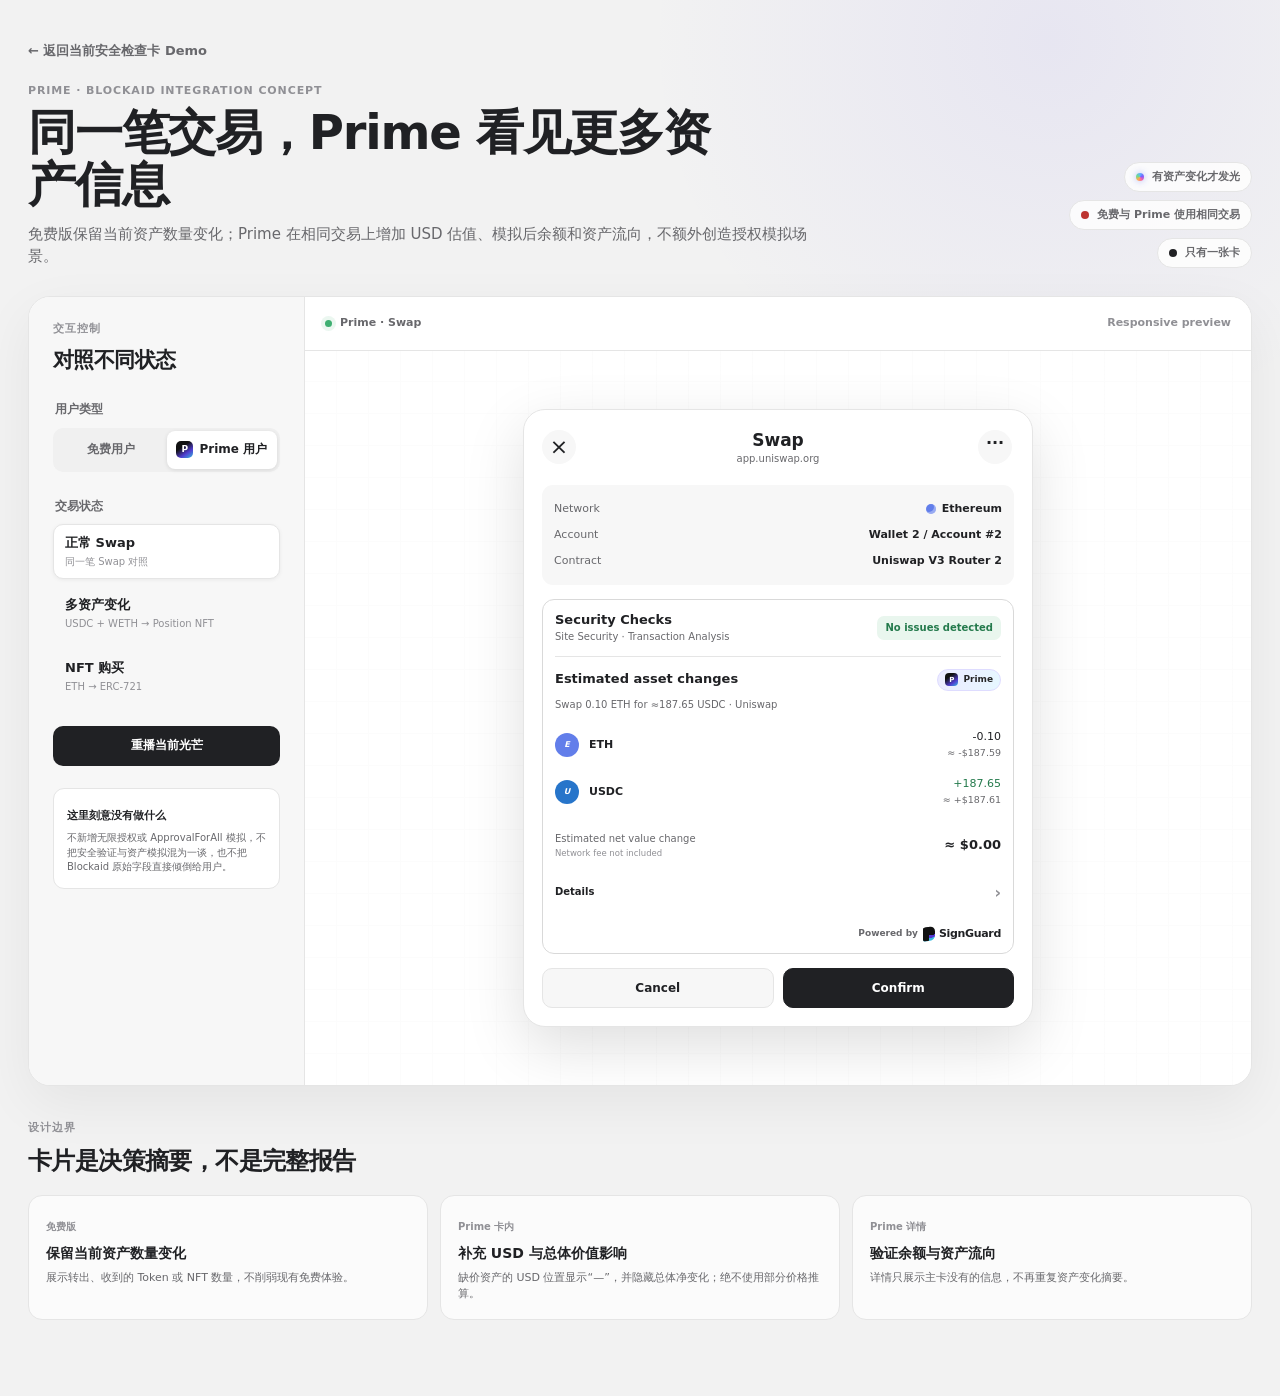
<file: prime/index.html>
<!doctype html>
<html lang="zh-CN">
  <head>
    <meta charset="utf-8" />
    <meta name="viewport" content="width=device-width, initial-scale=1" />
    <meta
      name="description"
      content="OneKey Prime Blockaid 交易模拟与 Security Checks 单卡设计交互 Demo"
    />
    <title>Prime 高级交易模拟 Demo</title>
    <link rel="icon" href="data:," />
    <link rel="stylesheet" href="./styles.css" />
  </head>
  <body>
    <main class="page">
      <header class="hero">
        <div>
          <a class="back-link" href="../">← 返回当前安全检查卡 Demo</a>
          <p class="eyebrow">Prime · Blockaid integration concept</p>
          <h1>同一笔交易，Prime 看见更多资产信息</h1>
          <p class="hero-copy">
            免费版保留当前资产数量变化；Prime 在相同交易上增加 USD
            估值、模拟后余额和资产流向，不额外创造授权模拟场景。
          </p>
        </div>
        <div class="rule-chips" aria-label="核心规则">
          <span><i class="rule-dot glow-dot"></i>有资产变化才发光</span>
          <span
            ><i class="rule-dot risk-dot"></i>免费与 Prime 使用相同交易</span
          >
          <span><i class="rule-dot card-dot"></i>只有一张卡</span>
        </div>
      </header>

      <section
        class="demo-layout"
        aria-label="Prime transaction simulation demo"
      >
        <aside class="control-panel">
          <div class="control-heading">
            <p class="eyebrow">交互控制</p>
            <h2>对照不同状态</h2>
          </div>

          <fieldset class="control-group">
            <legend>用户类型</legend>
            <div class="segmented-control" id="tier-control">
              <button type="button" data-tier="free" aria-pressed="false">
                免费用户
              </button>
              <button
                type="button"
                data-tier="prime"
                aria-pressed="true"
                class="is-active"
              >
                <span class="mini-prime-mark">P</span> Prime 用户
              </button>
            </div>
          </fieldset>

          <fieldset class="control-group">
            <legend>交易状态</legend>
            <div class="scenario-control" id="scenario-control">
              <button
                type="button"
                data-scenario="swap"
                aria-pressed="true"
                class="is-active"
              >
                <span>正常 Swap</span>
                <small>同一笔 Swap 对照</small>
              </button>
              <button
                type="button"
                data-scenario="liquidity"
                aria-pressed="false"
              >
                <span>多资产变化</span>
                <small>USDC + WETH → Position NFT</small>
              </button>
              <button type="button" data-scenario="nft" aria-pressed="false">
                <span>NFT 购买</span>
                <small>ETH → ERC-721</small>
              </button>
            </div>
          </fieldset>

          <button class="replay-button" id="replay-glow" type="button">
            重播当前光芒
          </button>

          <div class="design-note">
            <strong>这里刻意没有做什么</strong>
            <p>
              不新增无限授权或 ApprovalForAll
              模拟，不把安全验证与资产模拟混为一谈，也不把 Blockaid
              原始字段直接倾倒给用户。
            </p>
          </div>
        </aside>

        <section class="preview-panel">
          <div class="preview-toolbar">
            <div>
              <span class="live-dot"></span>
              <span id="preview-label">Prime · Swap</span>
            </div>
            <span class="viewport-label">Responsive preview</span>
          </div>

          <div class="device-stage">
            <article class="confirmation-sheet" aria-live="polite">
              <header class="sheet-header">
                <button
                  type="button"
                  class="icon-button"
                  aria-label="Close confirmation"
                >
                  ×
                </button>
                <div>
                  <h2 id="sheet-title">Swap</h2>
                  <p id="sheet-origin">app.uniswap.org</p>
                </div>
                <button
                  type="button"
                  class="icon-button more-button"
                  aria-label="More options"
                >
                  ···
                </button>
              </header>

              <section
                class="transaction-context"
                aria-label="Transaction context"
              >
                <div class="context-row">
                  <span>Network</span>
                  <strong
                    ><i class="network-dot"></i
                    ><span id="network-value">Ethereum</span></strong
                  >
                </div>
                <div class="context-row">
                  <span>Account</span>
                  <strong>Wallet 2 / Account #2</strong>
                </div>
                <div class="context-row" id="target-row">
                  <span id="target-label">Contract</span>
                  <strong>
                    <span id="target-value">Uniswap Router</span>
                  </strong>
                </div>
              </section>

              <div id="security-card-mount"></div>

              <footer class="sheet-actions">
                <button type="button" class="secondary-action">Cancel</button>
                <button
                  type="button"
                  class="primary-action"
                  id="confirm-button"
                >
                  Confirm
                </button>
              </footer>
            </article>
          </div>
        </section>
      </section>

      <section class="decision-rules" aria-labelledby="decision-title">
        <div>
          <p class="eyebrow">设计边界</p>
          <h2 id="decision-title">卡片是决策摘要，不是完整报告</h2>
        </div>
        <div class="decision-grid">
          <article>
            <span>免费版</span>
            <h3>保留当前资产数量变化</h3>
            <p>展示转出、收到的 Token 或 NFT 数量，不削弱现有免费体验。</p>
          </article>
          <article>
            <span>Prime 卡内</span>
            <h3>补充 USD 与总体价值影响</h3>
            <p>
              缺价资产的 USD 位置显示“—”，并隐藏总体净变化；绝不使用部分价格推算。
            </p>
          </article>
          <article>
            <span>Prime 详情</span>
            <h3>验证余额与资产流向</h3>
            <p>详情只展示主卡没有的信息，不再重复资产变化摘要。</p>
          </article>
        </div>
      </section>
    </main>

    <dialog
      class="analysis-dialog simulation-detail-dialog"
      id="analysis-dialog"
      aria-labelledby="analysis-dialog-title"
    >
      <div class="dialog-shell">
        <span class="dialog-handle" aria-hidden="true"></span>
        <header class="dialog-header">
          <div>
            <div class="dialog-title-line">
              <h2 id="analysis-dialog-title">Simulation details</h2>
              <span class="prime-badge"><i>P</i> Prime</span>
            </div>
            <p id="dialog-subtitle">Ethereum · Uniswap</p>
          </div>
          <button
            type="button"
            class="dialog-close"
            data-close-dialog
            aria-label="Close"
          >
            ×
          </button>
        </header>
        <div class="simulation-scope">
          <i aria-hidden="true">i</i>
          <span
            >Simulation estimate · Network fee not included · Separate from
            Security Checks</span
          >
        </div>
        <div class="dialog-content" id="analysis-content"></div>
      </div>
    </dialog>

    <dialog
      class="analysis-dialog prime-intro-dialog"
      id="prime-intro-dialog"
      aria-labelledby="prime-intro-title"
    >
      <div class="dialog-shell">
        <span class="dialog-handle" aria-hidden="true"></span>
        <header class="dialog-header">
          <div>
            <div class="dialog-title-line">
              <h2 id="prime-intro-title">Advanced transaction simulation</h2>
              <span class="prime-cta-badge">Prime</span>
            </div>
            <p>
              Preview before you confirm. See USD estimates and balance changes.
            </p>
          </div>
          <button
            type="button"
            class="dialog-close"
            data-close-dialog
            aria-label="Close"
          >
            ×
          </button>
        </header>
        <div class="dialog-content">
          <div class="benefit-list">
            <article>
              <i>01</i>
              <div>
                <strong>USD estimates</strong
                ><span
                  >See the estimated USD value of each asset change when
                  available</span
                >
              </div>
            </article>
            <article>
              <i>02</i>
              <div>
                <strong>Estimated net asset value change</strong
                ><span
                  >See the overall estimated change when all asset prices are
                  available</span
                >
              </div>
            </article>
            <article>
              <i>03</i>
              <div>
                <strong>Simulated balance changes</strong
                ><span
                  >Compare simulated balances before and after the
                  transaction</span
                >
              </div>
            </article>
            <article>
              <i>04</i>
              <div>
                <strong>Asset flow</strong
                ><span
                  >See where assets are sent and received when available</span
                >
              </div>
            </article>
          </div>
          <p class="free-promise">
            Prime adds simulation detail. Security Checks and basic asset
            changes remain available to everyone.
          </p>
          <button class="learn-prime-button" type="button">Get Prime</button>
        </div>
      </div>
    </dialog>

    <script src="./app.js"></script>
  </body>
</html>
</file>
<file: security-check-card-confirmation-demo.css>
@property --laser-angle {
  syntax: "<angle>";
  initial-value: 0deg;
  inherits: false;
}

:root {
  --page-bg: #f4f4f4;
  --surface: #ffffff;
  --surface-subdued: #f8f8f8;
  --neutral-2: #f1f1f1;
  --neutral-3: #e6e6e6;
  --neutral-4: #dddddd;
  --text: #202124;
  --text-subdued: #6c6c70;
  --text-muted: #8e8e93;
  --info: #1677d2;
  --info-bg: #eaf3ff;
  --success: #2c8558;
  --success-bg: #e8f6ee;
  --warning: #9b6800;
  --warning-bg: #fff4bd;
  --critical: #c53d35;
  --critical-bg: #ffeceb;
  --focus: #1677d2;
  --shadow: 0 1px 2px rgba(0, 0, 0, 0.05);
  --radius-modal: 22px;
  --radius-card: 12px;
  --font:
    Inter, ui-sans-serif, system-ui, -apple-system, BlinkMacSystemFont,
    "Segoe UI", "PingFang SC", "Hiragino Sans GB", "Microsoft YaHei", sans-serif;
}

* {
  box-sizing: border-box;
}

html {
  scroll-behavior: smooth;
}

body {
  margin: 0;
  background: var(--page-bg);
  color: var(--text);
  font-family: var(--font);
  line-height: 1.4;
}

button,
input {
  font: inherit;
}

button {
  color: inherit;
}

.page {
  width: min(1320px, 100%);
  margin: 0 auto;
  padding: 42px 28px 80px;
}

.page-header {
  display: flex;
  align-items: flex-end;
  justify-content: space-between;
  gap: 32px;
  margin-bottom: 32px;
}

.page-header-copy {
  max-width: 820px;
}

.kicker {
  margin: 0 0 8px;
  color: var(--text-muted);
  font-size: 12px;
  font-weight: 650;
  letter-spacing: 0.02em;
}

.page-header h1,
.section-heading h2,
.scenario-head h2 {
  margin: 0;
  letter-spacing: -0.015em;
}

.page-header h1 {
  font-size: clamp(30px, 4vw, 40px);
  line-height: 1.12;
}

.page-header p:not(.kicker),
.scenario-head > p {
  margin: 10px 0 0;
  color: var(--text-subdued);
  font-size: 15px;
}

.page-header .note {
  max-width: 760px;
  font-size: 14px;
}

.demo-actions {
  display: flex;
  flex-direction: column;
  align-items: flex-end;
  gap: 10px;
  flex: 0 0 auto;
}

.glow-rule-chip,
.replay-button,
.version-pill,
.behavior-chip {
  display: inline-flex;
  align-items: center;
  width: fit-content;
  border-radius: 999px;
  white-space: nowrap;
}

.glow-rule-chip {
  gap: 8px;
  padding: 7px 11px;
  color: var(--text-subdued);
  background: rgba(255, 255, 255, 0.75);
  border: 1px solid var(--neutral-3);
  font-size: 12px;
  font-weight: 650;
}

.glow-dot {
  width: 9px;
  height: 9px;
  background: conic-gradient(
    from 30deg,
    #60a5fa,
    #a78bfa,
    #f472b6,
    #fb923c,
    #facc15,
    #4ade80,
    #22d3ee,
    #60a5fa
  );
  border-radius: 50%;
  box-shadow: 0 0 7px rgba(96, 165, 250, 0.6);
}

.replay-button {
  justify-content: center;
  min-height: 38px;
  padding: 0 15px;
  color: #ffffff;
  background: var(--text);
  border: 0;
  font-size: 13px;
  font-weight: 650;
  cursor: pointer;
  transition:
    transform 120ms ease,
    opacity 120ms ease;
}

.replay-button:hover {
  opacity: 0.86;
}

.replay-button:active {
  transform: translateY(1px);
}

.replay-button:focus-visible,
.security-trigger:focus-visible,
.sheet-actions button:focus-visible,
.close-button:focus-visible,
.risk-checkbox:has(input:focus-visible) {
  outline: 2px solid var(--focus);
  outline-offset: 2px;
}

.rules,
.coverage-card,
.header-stress {
  background: var(--surface);
  border: 1px solid var(--neutral-3);
  border-radius: 16px;
  box-shadow: var(--shadow);
}

.rules {
  padding: 20px;
}

.section-heading {
  display: flex;
  align-items: flex-start;
  justify-content: space-between;
  gap: 20px;
}

.section-heading h2 {
  font-size: 19px;
  line-height: 1.25;
}

.version-pill {
  padding: 5px 9px;
  color: var(--text-subdued);
  background: var(--neutral-2);
  font-size: 11px;
  font-weight: 650;
}

.rule-grid {
  display: grid;
  grid-template-columns: repeat(3, minmax(0, 1fr));
  gap: 12px;
  margin-top: 16px;
}

.rule-grid article {
  padding: 14px;
  background: var(--surface-subdued);
  border: 1px solid var(--neutral-3);
  border-radius: 12px;
}

.rule-grid h3,
.rule-grid p {
  margin: 0;
}

.rule-grid h3 {
  font-size: 13px;
  line-height: 1.3;
}

.rule-grid p {
  margin-top: 6px;
  color: var(--text-subdued);
  font-size: 12px;
}

.coverage-card {
  margin-top: 16px;
  padding: 14px;
}

.coverage-card summary {
  width: fit-content;
  cursor: pointer;
  font-size: 14px;
  font-weight: 700;
}

.coverage-card > p {
  margin: 8px 0 0;
  color: var(--text-subdued);
  font-size: 12px;
}

.header-stress {
  margin-top: 16px;
  padding: 20px;
}

.header-stress-intro {
  max-width: 760px;
  margin: 10px 0 0;
  color: var(--text-subdued);
  font-size: 12px;
  line-height: 1.55;
}

.header-stress-grid {
  display: grid;
  grid-template-columns: repeat(2, minmax(0, 1fr));
  gap: 16px;
  margin-top: 16px;
}

.header-stress-case {
  min-width: 0;
  padding: 14px;
  background: var(--surface-subdued);
  border: 1px solid var(--neutral-3);
  border-radius: 12px;
}

.header-stress-label {
  display: flex;
  align-items: center;
  justify-content: space-between;
  gap: 12px;
  color: var(--text-subdued);
  font-size: 11px;
}

.header-stress-label strong {
  color: var(--text);
  font-size: 12px;
}

.header-stress-phone {
  width: min(335px, 100%);
  margin: 12px auto 0;
}

.header-stress-phone.narrow {
  width: min(280px, 100%);
}

.table-scroll {
  overflow-x: auto;
}

.mapping-table {
  min-width: 760px;
  margin-top: 12px;
  overflow: hidden;
  background: var(--neutral-3);
  border: 1px solid var(--neutral-3);
  border-radius: 10px;
}

.mapping-row {
  display: grid;
  grid-template-columns: 1.25fr 0.75fr 1.5fr 0.45fr;
  align-items: center;
  gap: 12px;
  min-height: 44px;
  padding: 9px 11px;
  background: var(--surface);
  font-size: 12px;
}

.mapping-row + .mapping-row {
  margin-top: 1px;
}

.mapping-head {
  color: var(--text-subdued);
  background: var(--surface-subdued);
  font-weight: 650;
}

.scenario-list {
  margin-top: 46px;
}

.scenario + .scenario {
  margin-top: 56px;
  padding-top: 52px;
  border-top: 1px solid var(--neutral-3);
}

.scenario-head {
  display: flex;
  align-items: flex-end;
  justify-content: space-between;
  gap: 28px;
  margin-bottom: 16px;
}

.scenario-head h2 {
  font-size: 23px;
  line-height: 1.2;
}

.scenario-head > p {
  max-width: 610px;
  margin: 0;
  text-align: right;
}

.compare-grid {
  display: grid;
  grid-template-columns: repeat(2, minmax(0, 1fr));
  align-items: stretch;
  gap: 24px;
}

.compare-panel {
  display: flex;
  min-width: 0;
  flex-direction: column;
}

.compare-label {
  display: flex;
  align-items: center;
  justify-content: space-between;
  gap: 12px;
  min-height: 28px;
  margin-bottom: 8px;
  color: var(--text-subdued);
  font-size: 13px;
  font-weight: 650;
}

.compare-label > span:first-child {
  color: var(--text);
}

.compare-label small {
  font-size: 11px;
  font-weight: 650;
}

.behavior-chip {
  padding: 4px 8px;
}

.behavior-chip.glow {
  color: #6b45b8;
  background: #f2ecff;
}

.behavior-chip.plain {
  color: var(--text-subdued);
  background: var(--neutral-2);
}

.wallet-sheet {
  display: flex;
  flex: 1;
  flex-direction: column;
  min-height: 650px;
  padding: 26px;
  background: var(--surface);
  border: 1px solid var(--neutral-3);
  border-radius: var(--radius-modal);
  box-shadow: var(--shadow);
}

.modal-head {
  display: flex;
  align-items: center;
  gap: 16px;
}

.modal-head h3 {
  flex: 1;
  min-width: 0;
  margin: 0;
  overflow: hidden;
  font-size: 25px;
  line-height: 1.2;
  text-overflow: ellipsis;
  white-space: nowrap;
}

.close-button {
  position: relative;
  flex: 0 0 auto;
  width: 28px;
  height: 28px;
  padding: 0;
  background: transparent;
  border: 0;
  border-radius: 6px;
  cursor: pointer;
}

.close-button::before,
.close-button::after {
  position: absolute;
  top: 13px;
  left: 3px;
  width: 22px;
  height: 2px;
  background: var(--text-muted);
  border-radius: 2px;
  content: "";
}

.close-button::before {
  transform: rotate(45deg);
}

.close-button::after {
  transform: rotate(-45deg);
}

.mev-badge,
.origin-row,
.asset-name,
.preview-row,
.legacy-asset-row,
.risk-checkbox,
.signguard,
.powered-by {
  display: flex;
  align-items: center;
}

.mev-badge {
  gap: 7px;
  color: var(--text-subdued);
  font-size: 14px;
  font-weight: 650;
}

.mev-badge i {
  width: 18px;
  height: 19px;
  background: var(--success);
  border-radius: 5px 5px 8px 8px;
}

.origin-row {
  gap: 10px;
  margin: 22px 0 26px;
  color: var(--text-subdued);
  font-size: 16px;
}

.origin-row.security {
  color: var(--text);
}

.origin-row.warning {
  color: var(--warning);
}

.origin-row.critical {
  color: var(--critical);
}

.origin-status-icon {
  display: inline-flex;
  align-items: center;
  justify-content: center;
  width: 18px;
  height: 18px;
  color: #ffffff;
  background: var(--success);
  border-radius: 50%;
  font-size: 11px;
  font-weight: 800;
}

.origin-row.warning .origin-status-icon {
  background: var(--warning);
  border-radius: 2px;
}

.origin-row.critical .origin-status-icon {
  background: var(--critical);
}

.dapp-icon,
.coin {
  display: inline-flex;
  align-items: center;
  justify-content: center;
  flex: 0 0 auto;
  color: #ffffff;
  font-weight: 750;
}

.dapp-icon {
  width: 30px;
  height: 30px;
  background: #ff0a7a;
  border-radius: 9px;
  font-size: 13px;
}

.legacy-simulation,
.inline-alert {
  border: 1px solid var(--neutral-3);
  border-radius: var(--radius-card);
}

.inline-alert {
  display: flex;
  align-items: flex-start;
  gap: 11px;
  padding: 14px;
  background: var(--surface-subdued);
}

.inline-alert + .inline-alert,
.inline-alert + .legacy-simulation {
  margin-top: 12px;
}

.inline-alert.warning {
  background: #fffaf0;
  border-color: #efd28c;
}

.inline-alert.critical {
  background: #fff5f4;
  border-color: #edbbb7;
}

.inline-alert.info {
  background: #f5f9ff;
  border-color: #c9def7;
}

.inline-alert strong,
.finding strong {
  font-size: 14px;
  line-height: 1.35;
}

.inline-alert p,
.finding p {
  margin: 4px 0 0;
  color: var(--text-subdued);
  font-size: 12px;
}

.finding-action {
  width: fit-content;
  margin-top: 8px;
  padding: 5px 9px;
  color: var(--text);
  background: var(--neutral-2);
  border: 0;
  border-radius: 7px;
  font-size: 12px;
  font-weight: 650;
  cursor: pointer;
}

.legacy-simulation {
  margin-top: 12px;
  padding: 16px;
  background:
    linear-gradient(var(--surface-subdued), var(--surface-subdued)) padding-box,
    linear-gradient(115deg, #3182f6, #8b5cf6, #24b47e) border-box;
  border-color: transparent;
}

.legacy-simulation:first-child {
  margin-top: 0;
}

.legacy-simulation-head {
  display: flex;
  align-items: center;
  justify-content: space-between;
  gap: 12px;
  color: var(--text-subdued);
  font-size: 11px;
  font-weight: 700;
  letter-spacing: 0.04em;
  text-transform: uppercase;
}

.legacy-assets {
  display: grid;
  gap: 10px;
  margin-top: 16px;
}

.legacy-asset-row,
.preview-row {
  justify-content: space-between;
  gap: 12px;
}

.legacy-asset-row {
  font-size: 17px;
}

.asset-name {
  gap: 8px;
  min-width: 0;
}

.asset-name strong {
  overflow: hidden;
  font-size: inherit;
  font-weight: 600;
  text-overflow: ellipsis;
  white-space: nowrap;
}

.coin {
  width: 25px;
  height: 25px;
  border-radius: 50%;
  font-size: 9px;
}

.coin.eth {
  background: #637eea;
}

.coin.usdc {
  background: #2775ca;
}

.coin.usdt {
  background: #26a17b;
}

.amount {
  font-weight: 600;
}

.amount.in {
  color: var(--success);
}

.amount.out {
  color: var(--text);
}

.signguard {
  gap: 5px;
  color: #111111;
  font-size: 13px;
  letter-spacing: -0.02em;
  text-transform: none;
}

.signguard > strong {
  font-size: inherit;
  font-weight: 750;
}

.signguard-mark {
  position: relative;
  display: inline-block;
  width: 16px;
  height: 17px;
}

.signguard-mark i,
.signguard-mark b {
  position: absolute;
  top: 1px;
  display: block;
  width: 8px;
  height: 15px;
  transform: skewY(-12deg);
}

.signguard-mark i {
  left: 0;
  background: #111111;
  border-radius: 1px 0 0 2px;
}

.signguard-mark b {
  right: 0;
  background: linear-gradient(180deg, #19b8ff 0%, #4652e5 48%, #a943d7 100%);
  border-radius: 0 2px 2px 0;
}

.laser-frame {
  position: relative;
  border-radius: var(--radius-card);
  isolation: isolate;
}

.laser-frame::before,
.laser-frame::after {
  position: absolute;
  pointer-events: none;
  content: "";
  opacity: 0;
}

.laser-frame::before {
  z-index: -1;
  inset: -4px;
  background: conic-gradient(
    from var(--laser-angle),
    #60a5fa,
    #a78bfa,
    #f472b6,
    #fb923c,
    #facc15,
    #4ade80,
    #22d3ee,
    #60a5fa
  );
  border-radius: 16px;
  filter: blur(6px);
}

.laser-frame::after {
  z-index: 3;
  inset: 0;
  padding: 1px;
  background: conic-gradient(
    from var(--laser-angle),
    transparent 0deg,
    transparent 54deg,
    #fdba74 94deg,
    #fde047 119deg,
    #86efac 144deg,
    #67e8f9 169deg,
    #c4b5fd 194deg,
    #f0abfc 219deg,
    #fda4af 244deg,
    transparent 281deg,
    transparent 360deg
  );
  border-radius: var(--radius-card);
  -webkit-mask:
    linear-gradient(#000 0 0) content-box,
    linear-gradient(#000 0 0);
  -webkit-mask-composite: xor;
  mask-composite: exclude;
}

.laser-frame[data-glow="true"].is-glowing::before {
  animation: laser-aura 3.6s linear forwards;
}

.laser-frame[data-glow="true"].is-glowing::after {
  animation: laser-ring 3.6s linear forwards;
}

@keyframes laser-aura {
  0% {
    --laser-angle: 0deg;
    opacity: 0.25;
  }

  77.777% {
    --laser-angle: 360deg;
    opacity: 0.25;
  }

  100% {
    --laser-angle: 360deg;
    opacity: 0;
  }
}

@keyframes laser-ring {
  0% {
    --laser-angle: 0deg;
    opacity: 1;
  }

  77.777% {
    --laser-angle: 360deg;
    opacity: 1;
  }

  100% {
    --laser-angle: 360deg;
    opacity: 0;
  }
}

.security-card {
  position: relative;
  z-index: 1;
  overflow: hidden;
  background: var(--surface);
  border: 1px solid var(--neutral-4);
  border-radius: var(--radius-card);
}

.security-summary-row {
  display: grid;
  width: 100%;
  gap: 4px;
  padding: 10px 12px;
}

.security-trigger {
  display: grid;
  width: 100%;
  min-height: 48px;
  gap: 4px;
  padding: 10px 12px;
  text-align: left;
  background: transparent;
  border: 0;
  cursor: pointer;
  transition: background 120ms ease;
}

.security-trigger:hover {
  background: var(--surface-subdued);
}

.security-header-primary {
  display: grid;
  grid-template-columns: minmax(0, 1fr) auto auto;
  align-items: center;
  width: 100%;
  min-width: 0;
  gap: 8px;
}

.security-header-primary.no-chevron {
  grid-template-columns: minmax(0, 1fr) auto;
}

.security-trigger-title,
.security-header-primary h4 {
  display: -webkit-box;
  min-width: 0;
  margin: 0;
  overflow: hidden;
  overflow-wrap: anywhere;
  -webkit-box-orient: vertical;
  -webkit-line-clamp: 2;
}

.asset-preview h4 {
  margin: 0;
}

.security-trigger-title,
.security-header-primary h4,
.asset-preview h4 {
  color: var(--text);
  font-size: 14px;
  font-weight: 650;
  line-height: 1.3;
}

.security-status-source {
  display: -webkit-box;
  margin: 0;
  overflow: hidden;
  color: var(--text-subdued);
  font-size: 12px;
  font-weight: 400;
  line-height: 1.35;
  overflow-wrap: anywhere;
  -webkit-box-orient: vertical;
  -webkit-line-clamp: 2;
}

.security-compact-summary {
  display: flex;
  align-items: center;
  width: fit-content;
  flex: 0 0 auto;
  gap: 4px;
}

.badge,
.pill {
  display: inline-flex;
  align-items: center;
  width: fit-content;
  border-radius: 7px;
  font-weight: 650;
  white-space: nowrap;
}

.badge {
  min-height: 21px;
  padding: 2px 8px;
  font-size: 12px;
}

.pill {
  margin-top: 7px;
  padding: 3px 8px;
  font-size: 11px;
}

.badge.success,
.pill.success {
  color: var(--success);
  background: var(--success-bg);
}

.badge.info,
.pill.info,
.badge.preview {
  color: var(--info);
  background: var(--info-bg);
}

.badge.warning,
.pill.warning {
  color: var(--warning);
  background: var(--warning-bg);
}

.badge.critical,
.pill.critical {
  color: var(--critical);
  background: var(--critical-bg);
}

.badge.glow {
  color: #6b45b8;
  background: #f2ecff;
}

.chevron {
  flex: 0 0 auto;
  width: 10px;
  height: 10px;
  margin: 0 4px 0 2px;
  border-right: 2px solid var(--text-muted);
  border-bottom: 2px solid var(--text-muted);
  transform: rotate(225deg);
  transition: transform 150ms ease;
}

.security-card.is-collapsed .chevron {
  transform: rotate(45deg);
}

.security-card.is-collapsed .security-body,
.security-card.is-collapsed .powered-by {
  display: none;
}

.security-body {
  display: grid;
  gap: 14px;
  padding: 12px 12px;
}

.check-group h5 {
  margin: 0 0 10px;
  color: var(--text-subdued);
  font-size: 12px;
  font-weight: 650;
}

.finding-list {
  display: grid;
  gap: 12px;
}

.finding {
  display: flex;
  align-items: flex-start;
  gap: 10px;
}

.status-icon {
  display: inline-flex;
  align-items: center;
  justify-content: center;
  flex: 0 0 auto;
  width: 20px;
  height: 20px;
  font-size: 12px;
  font-weight: 800;
}

.finding.info .status-icon,
.finding.unknown .status-icon,
.inline-alert.info .status-icon {
  color: var(--info);
  background: transparent;
  border: 2px solid var(--info);
  border-radius: 50%;
}

.finding.warning .status-icon,
.inline-alert.warning .status-icon {
  color: #ffffff;
  background: var(--warning);
  border-radius: 1px;
}

.finding.critical .status-icon,
.inline-alert.critical .status-icon {
  color: #ffffff;
  background: var(--critical);
  border-radius: 50%;
}

.asset-preview {
  margin: 0 12px;
  padding: 12px 0;
  border-top: 1px solid var(--neutral-3);
}

.asset-preview.standalone {
  border-top: 0;
}

.preview-assets {
  display: grid;
  gap: 7px;
  margin-top: 9px;
}

.preview-row {
  min-height: 25px;
  font-size: 13px;
}

.powered-by {
  justify-content: flex-end;
  gap: 7px;
  padding: 0 12px 10px;
  color: var(--text-subdued);
  font-size: 12px;
  font-weight: 600;
}

.powered-by .signguard {
  font-size: 13px;
}

.raw-box {
  margin-top: 16px;
  padding: 12px;
  overflow-wrap: anywhere;
  color: var(--text-subdued);
  background: var(--surface-subdued);
  border: 1px solid var(--neutral-3);
  border-radius: var(--radius-card);
  font-family:
    ui-monospace, SFMono-Regular, Menlo, Monaco, Consolas, "Liberation Mono",
    monospace;
  font-size: 12px;
}

.details {
  display: grid;
  gap: 20px;
  margin-top: 26px;
}

.field {
  display: grid;
  gap: 6px;
  min-width: 0;
}

.field-label {
  color: var(--text-subdued);
  font-size: 13px;
}

.field > strong {
  overflow-wrap: anywhere;
  font-size: 14px;
  font-weight: 600;
}

.sheet-bottom {
  display: flex;
  align-items: flex-end;
  justify-content: space-between;
  gap: 18px;
  margin-top: auto;
  padding-top: 28px;
}

.sheet-actions {
  display: flex;
  justify-content: flex-end;
  gap: 10px;
  margin-left: auto;
}

.sheet-actions button {
  min-width: 88px;
  height: 42px;
  padding: 0 18px;
  border: 0;
  border-radius: 22px;
  font-size: 14px;
  font-weight: 650;
  cursor: pointer;
}

.secondary-action {
  color: var(--text);
  background: var(--neutral-2);
}

.primary-action {
  color: #ffffff;
  background: var(--text);
}

.primary-action.destructive {
  background: var(--critical);
}

.primary-action.disabled {
  background: #dcb0ae;
  cursor: not-allowed;
}

.risk-checkbox {
  position: relative;
  gap: 9px;
  font-size: 13px;
  cursor: pointer;
}

.risk-checkbox > span {
  width: 21px;
  height: 21px;
  border: 2px solid var(--neutral-4);
  border-radius: 5px;
}

.risk-checkbox input {
  position: absolute;
  width: 1px;
  height: 1px;
  opacity: 0;
}

.risk-checkbox:has(input:checked) > span {
  background: var(--text);
  border-color: var(--text);
  box-shadow: inset 0 0 0 4px var(--surface);
}

.risk-detail-dialog {
  width: min(420px, calc(100vw - 32px));
  padding: 0;
  color: var(--text);
  background: var(--surface);
  border: 1px solid var(--neutral-3);
  border-radius: 16px;
  box-shadow: 0 18px 60px rgba(0, 0, 0, 0.2);
}

.risk-detail-dialog::backdrop {
  background: rgba(0, 0, 0, 0.36);
}

.risk-detail-dialog form {
  padding: 20px;
}

.risk-detail-head {
  display: flex;
  align-items: center;
  justify-content: space-between;
  gap: 16px;
}

.risk-detail-head h2 {
  margin: 0;
  font-size: 18px;
}

.risk-detail-head button {
  width: 30px;
  height: 30px;
  padding: 0;
  color: var(--text-subdued);
  background: var(--neutral-2);
  border: 0;
  border-radius: 50%;
  font-size: 20px;
  cursor: pointer;
}

.risk-detail-dialog p {
  margin: 14px 0 20px;
  color: var(--text-subdued);
  font-size: 14px;
}

.dialog-confirm {
  width: 100%;
  height: 40px;
  color: #ffffff;
  background: var(--text);
  border: 0;
  border-radius: 20px;
  font-weight: 650;
  cursor: pointer;
}

@media (prefers-reduced-motion: reduce) {
  html {
    scroll-behavior: auto;
  }

  *,
  *::before,
  *::after {
    scroll-behavior: auto !important;
    animation-duration: 0.01ms !important;
    animation-iteration-count: 1 !important;
    transition-duration: 0.01ms !important;
  }

  .laser-frame::before,
  .laser-frame::after {
    display: none;
  }
}

@media (max-width: 1040px) {
  .compare-grid {
    grid-template-columns: 1fr;
  }

  .wallet-sheet {
    min-height: 560px;
  }

  .rule-grid {
    grid-template-columns: repeat(2, minmax(0, 1fr));
  }
}

@media (max-width: 760px) {
  .page {
    padding: 26px 14px 56px;
  }

  .page-header,
  .scenario-head {
    display: block;
  }

  .demo-actions {
    align-items: flex-start;
    margin-top: 20px;
  }

  .scenario-head > p {
    margin-top: 9px;
    text-align: left;
  }

  .rule-grid {
    grid-template-columns: 1fr;
  }

  .header-stress-grid {
    grid-template-columns: 1fr;
  }

  .scenario-list {
    margin-top: 36px;
  }

  .scenario + .scenario {
    margin-top: 42px;
    padding-top: 40px;
  }

  .wallet-sheet {
    min-height: 520px;
    padding: 20px;
    border-radius: 18px;
  }

  .modal-head h3 {
    font-size: 21px;
  }

  .origin-row {
    margin: 18px 0 22px;
    font-size: 14px;
  }

  .sheet-bottom {
    align-items: stretch;
    flex-direction: column;
  }

  .sheet-actions {
    width: 100%;
  }

  .sheet-actions button {
    flex: 1;
  }
}

@media (max-width: 460px) {
  .section-heading,
  .compare-label {
    align-items: flex-start;
    flex-direction: column;
  }

  .compare-label {
    gap: 5px;
  }

  .header-stress {
    padding: 14px 5px;
  }

  .header-stress-case {
    padding: 14px 0;
    background: transparent;
    border: 0;
    border-radius: 0;
  }

  .header-stress-case + .header-stress-case {
    border-top: 1px solid var(--neutral-3);
  }
}
</file>
<file: prime/styles.css>
@property --laser-angle {
  syntax: "<angle>";
  initial-value: 0deg;
  inherits: false;
}

:root {
  --page-bg: #f2f2f2;
  --surface: #ffffff;
  --surface-soft: #f7f7f7;
  --neutral-2: #f0f0f0;
  --neutral-3: #e5e5e5;
  --neutral-4: #d9d9d9;
  --text: #202124;
  --text-subdued: #68686c;
  --text-muted: #909095;
  --blue: #1677d2;
  --blue-soft: #eaf3ff;
  --green: #247a4c;
  --green-soft: #e9f6ee;
  --warning: #936100;
  --warning-soft: #fff4bd;
  --critical: #bd3430;
  --critical-soft: #ffebea;
  --prime-a: #141414;
  --prime-b: #4130b9;
  --focus: #1677d2;
  --radius-card: 12px;
  --radius-panel: 18px;
  --font:
    Inter, ui-sans-serif, system-ui, -apple-system, BlinkMacSystemFont,
    "Segoe UI", "PingFang SC", "Hiragino Sans GB", "Microsoft YaHei", sans-serif;
}

* {
  box-sizing: border-box;
}

html {
  scroll-behavior: smooth;
}

body {
  margin: 0;
  color: var(--text);
  background:
    radial-gradient(
      circle at 82% 3%,
      rgba(102, 86, 232, 0.08),
      transparent 25rem
    ),
    var(--page-bg);
  font-family: var(--font);
  line-height: 1.45;
}

button,
input {
  font: inherit;
}

button {
  color: inherit;
}

button:focus-visible,
a:focus-visible,
input:focus-visible + .checkbox-ui {
  outline: 2px solid var(--focus);
  outline-offset: 2px;
}

.page {
  width: min(1280px, 100%);
  margin: 0 auto;
  padding: 38px 28px 76px;
}

.hero {
  display: flex;
  align-items: flex-end;
  justify-content: space-between;
  gap: 36px;
  margin-bottom: 28px;
}

.back-link {
  display: inline-block;
  margin-bottom: 22px;
  color: var(--text-subdued);
  font-size: 13px;
  font-weight: 650;
  text-decoration: none;
}

.back-link:hover {
  color: var(--text);
}

.eyebrow {
  margin: 0 0 8px;
  color: var(--text-muted);
  font-size: 11px;
  font-weight: 750;
  letter-spacing: 0.08em;
  text-transform: uppercase;
}

.hero h1,
.control-heading h2,
.decision-rules h2 {
  margin: 0;
  letter-spacing: -0.025em;
}

.hero h1 {
  max-width: 720px;
  font-size: clamp(32px, 5vw, 48px);
  line-height: 1.08;
}

.hero-copy {
  max-width: 780px;
  margin: 14px 0 0;
  color: var(--text-subdued);
  font-size: 15px;
}

.rule-chips {
  display: flex;
  flex-direction: column;
  align-items: flex-end;
  gap: 8px;
  flex: 0 0 auto;
}

.rule-chips span {
  display: inline-flex;
  align-items: center;
  gap: 8px;
  min-height: 30px;
  padding: 0 11px;
  background: rgba(255, 255, 255, 0.82);
  border: 1px solid var(--neutral-3);
  border-radius: 999px;
  color: var(--text-subdued);
  font-size: 11px;
  font-weight: 650;
  white-space: nowrap;
}

.rule-dot {
  width: 8px;
  height: 8px;
  border-radius: 50%;
}

.glow-dot {
  background: conic-gradient(
    #5eb3ff,
    #7a5cff,
    #f060ad,
    #ffab4d,
    #6fdc8c,
    #5eb3ff
  );
  box-shadow: 0 0 7px rgba(89, 104, 239, 0.45);
}

.risk-dot {
  background: var(--critical);
}

.card-dot {
  background: var(--text);
}

.demo-layout {
  display: grid;
  grid-template-columns: 276px minmax(0, 1fr);
  min-height: 790px;
  overflow: hidden;
  background: var(--surface);
  border: 1px solid var(--neutral-3);
  border-radius: 22px;
  box-shadow: 0 18px 55px rgba(0, 0, 0, 0.06);
}

.control-panel {
  min-width: 0;
  padding: 24px;
  background: var(--surface-soft);
  border-right: 1px solid var(--neutral-3);
}

.control-heading h2 {
  font-size: 21px;
}

.control-group {
  min-width: 0;
  margin: 26px 0 0;
  padding: 0;
  border: 0;
}

.control-group legend {
  margin-bottom: 9px;
  color: var(--text-subdued);
  font-size: 12px;
  font-weight: 700;
}

.segmented-control {
  display: grid;
  grid-template-columns: 1fr 1fr;
  padding: 3px;
  background: var(--neutral-2);
  border-radius: 10px;
}

.segmented-control button {
  display: flex;
  align-items: center;
  justify-content: center;
  gap: 6px;
  min-height: 38px;
  padding: 0 8px;
  background: transparent;
  border: 0;
  border-radius: 8px;
  color: var(--text-subdued);
  font-size: 12px;
  font-weight: 700;
  cursor: pointer;
}

.segmented-control button.is-active {
  color: var(--text);
  background: var(--surface);
  box-shadow: 0 1px 4px rgba(0, 0, 0, 0.11);
}

.mini-prime-mark {
  display: inline-grid;
  place-items: center;
  color: #fff;
  background: linear-gradient(145deg, #111 35%, #513dd0 68%, #36b7df);
  font-style: normal;
  font-weight: 850;
}

.mini-prime-mark {
  width: 17px;
  height: 17px;
  border-radius: 5px;
  font-size: 9px;
}

.scenario-control {
  display: grid;
  gap: 7px;
}

.scenario-control button {
  display: flex;
  flex-direction: column;
  align-items: flex-start;
  min-height: 55px;
  padding: 9px 11px;
  background: transparent;
  border: 1px solid transparent;
  border-radius: 10px;
  text-align: left;
  cursor: pointer;
}

.scenario-control button:hover:not(:disabled) {
  background: var(--neutral-2);
}

.scenario-control button.is-active {
  background: var(--surface);
  border-color: var(--neutral-3);
  box-shadow: 0 1px 4px rgba(0, 0, 0, 0.06);
}

.scenario-control button:disabled {
  display: none;
}

.scenario-control span {
  font-size: 13px;
  font-weight: 720;
}

.scenario-control small {
  margin-top: 2px;
  color: var(--text-muted);
  font-size: 10px;
}

.replay-button {
  width: 100%;
  min-height: 40px;
  margin-top: 22px;
  color: #fff;
  background: var(--text);
  border: 0;
  border-radius: 10px;
  font-size: 12px;
  font-weight: 720;
  cursor: pointer;
}

.replay-button:disabled {
  color: var(--text-muted);
  background: var(--neutral-2);
  cursor: not-allowed;
}

.design-note {
  margin-top: 22px;
  padding: 13px;
  background: #fff;
  border: 1px solid var(--neutral-3);
  border-radius: 11px;
}

.design-note strong {
  font-size: 11px;
}

.design-note p {
  margin: 6px 0 0;
  color: var(--text-subdued);
  font-size: 10px;
}

.preview-panel {
  display: grid;
  grid-template-columns: minmax(0, 1fr);
  grid-template-rows: auto 1fr;
  min-width: 0;
  background:
    linear-gradient(rgba(255, 255, 255, 0.84), rgba(255, 255, 255, 0.84)),
    repeating-linear-gradient(0deg, transparent 0 31px, #ececec 31px 32px),
    repeating-linear-gradient(90deg, transparent 0 31px, #ececec 31px 32px);
}

.preview-toolbar {
  display: flex;
  align-items: center;
  justify-content: space-between;
  min-height: 54px;
  padding: 0 20px;
  background: rgba(255, 255, 255, 0.9);
  border-bottom: 1px solid var(--neutral-3);
  color: var(--text-subdued);
  font-size: 11px;
  font-weight: 700;
  backdrop-filter: blur(12px);
}

.preview-toolbar > div {
  display: flex;
  align-items: center;
  gap: 8px;
}

.live-dot {
  width: 7px;
  height: 7px;
  background: #3eaf71;
  border-radius: 50%;
  box-shadow: 0 0 0 4px rgba(62, 175, 113, 0.1);
}

.viewport-label {
  color: var(--text-muted);
  font-weight: 550;
}

.device-stage {
  display: grid;
  place-items: center;
  min-width: 0;
  min-height: 730px;
  padding: 38px;
}

.confirmation-sheet {
  width: min(510px, 100%);
  padding: 18px;
  background: var(--surface);
  border: 1px solid var(--neutral-3);
  border-radius: 22px;
  box-shadow: 0 20px 60px rgba(0, 0, 0, 0.13);
}

.sheet-header {
  display: grid;
  grid-template-columns: 36px 1fr 36px;
  align-items: center;
  gap: 10px;
}

.sheet-header > div {
  min-width: 0;
  text-align: center;
}

.sheet-header h2,
.sheet-header p {
  margin: 0;
}

.sheet-header h2 {
  font-size: 17px;
}

.sheet-header p {
  overflow: hidden;
  color: var(--text-subdued);
  font-size: 10px;
  text-overflow: ellipsis;
  white-space: nowrap;
}

.icon-button {
  display: grid;
  place-items: center;
  width: 34px;
  height: 34px;
  padding: 0;
  background: var(--surface-soft);
  border: 0;
  border-radius: 50%;
  font-size: 22px;
  line-height: 1;
  cursor: pointer;
}

.more-button {
  padding-bottom: 8px;
  font-size: 16px;
  font-weight: 800;
}

.transaction-context {
  margin: 18px 0 14px;
  padding: 11px 12px;
  background: var(--surface-soft);
  border-radius: 11px;
}

.context-row {
  display: flex;
  align-items: center;
  justify-content: space-between;
  gap: 16px;
  min-height: 26px;
  color: var(--text-subdued);
  font-size: 11px;
}

.context-row strong {
  display: flex;
  align-items: center;
  justify-content: flex-end;
  gap: 6px;
  min-width: 0;
  overflow: hidden;
  color: var(--text);
  font-weight: 650;
  text-overflow: ellipsis;
  white-space: nowrap;
}

.network-dot {
  width: 10px;
  height: 10px;
  background: #627eea;
  border-radius: 50%;
  box-shadow: inset -2px -2px 0 rgba(255, 255, 255, 0.35);
}

.security-shell {
  position: relative;
  z-index: 0;
  border-radius: var(--radius-card);
  isolation: isolate;
}

.security-shell::before,
.security-shell::after {
  position: absolute;
  z-index: -1;
  content: "";
  pointer-events: none;
  opacity: 0;
}

.security-shell::before {
  inset: -2px;
  padding: 2px;
  background: conic-gradient(
    from var(--laser-angle),
    transparent 0 10%,
    #5baeff 17%,
    #795cff 26%,
    #ee5fb0 36%,
    #ff9d4a 48%,
    #f1d94f 58%,
    #56d58b 70%,
    #43cbe4 80%,
    transparent 91%
  );
  border-radius: 14px;
  mask:
    linear-gradient(#000 0 0) content-box,
    linear-gradient(#000 0 0);
  mask-composite: exclude;
}

.security-shell::after {
  inset: -8px;
  background: conic-gradient(
    from var(--laser-angle),
    transparent 5%,
    rgba(87, 174, 255, 0.28),
    rgba(124, 92, 255, 0.3),
    rgba(238, 95, 176, 0.24),
    rgba(86, 213, 139, 0.22),
    transparent 88%
  );
  border-radius: 18px;
  filter: blur(10px);
}

.security-shell.glow-run::before,
.security-shell.glow-run::after {
  animation: laser-sweep 2.8s cubic-bezier(0.2, 0.78, 0.2, 1) both;
}

@keyframes laser-sweep {
  0% {
    --laser-angle: 0deg;
    opacity: 0;
  }
  14% {
    opacity: 1;
  }
  78% {
    opacity: 0.72;
  }
  100% {
    --laser-angle: 360deg;
    opacity: 0;
  }
}

.security-card {
  overflow: hidden;
  background: var(--surface);
  border: 1px solid var(--neutral-4);
  border-radius: var(--radius-card);
}

.security-header {
  display: flex;
  align-items: center;
  gap: 10px;
  width: 100%;
  min-height: 56px;
  padding: 10px 12px;
  background: transparent;
  border: 0;
  text-align: left;
}

button.security-header {
  cursor: pointer;
}

button.security-header:hover {
  background: var(--surface-soft);
}

.security-title {
  flex: 1;
  min-width: 0;
}

.security-title strong,
.security-title span {
  display: block;
  overflow: hidden;
  text-overflow: ellipsis;
  white-space: nowrap;
}

.security-title strong {
  font-size: 13px;
}

.security-title span {
  margin-top: 1px;
  color: var(--text-subdued);
  font-size: 10px;
}

.status-badge,
.prime-badge {
  display: inline-flex;
  align-items: center;
  width: fit-content;
  white-space: nowrap;
  font-weight: 750;
}

.status-badge {
  min-height: 24px;
  padding: 0 8px;
  border-radius: 7px;
  font-size: 10px;
}

.status-badge.success {
  color: var(--green);
  background: var(--green-soft);
}

.status-badge.warning {
  color: var(--warning);
  background: var(--warning-soft);
}

.status-badge.critical {
  color: var(--critical);
  background: var(--critical-soft);
}

.status-badge.unknown,
.status-badge.loading {
  color: var(--blue);
  background: var(--blue-soft);
}

.chevron {
  color: var(--text-muted);
  font-size: 16px;
  transition: transform 160ms ease;
}

.chevron.is-open {
  transform: rotate(180deg);
}

.findings {
  padding: 0 12px 12px;
}

.finding-group-title {
  margin: 4px 0 8px;
  color: var(--text-subdued);
  font-size: 10px;
  font-weight: 720;
}

.finding {
  display: grid;
  grid-template-columns: 20px 1fr;
  gap: 8px;
}

.finding + .finding {
  margin-top: 10px;
}

.finding-icon {
  display: grid;
  place-items: center;
  width: 18px;
  height: 18px;
  margin-top: 1px;
  border-radius: 50%;
  font-size: 10px;
  font-weight: 850;
}

.finding-icon.warning {
  color: var(--warning);
  background: var(--warning-soft);
}

.finding-icon.critical {
  color: #fff;
  background: var(--critical);
}

.finding-icon.unknown {
  color: var(--blue);
  background: var(--blue-soft);
}

.finding strong,
.finding p {
  display: block;
  margin: 0;
}

.finding strong {
  font-size: 12px;
}

.finding p {
  margin-top: 2px;
  color: var(--text-subdued);
  font-size: 10px;
}

.preview-section {
  margin: 0 12px;
  padding: 12px 0;
  border-top: 1px solid var(--neutral-3);
}

.preview-section.no-security-divider {
  border-top: 0;
}

.preview-heading,
.impact-row,
.detail-link {
  display: flex;
  align-items: center;
  justify-content: space-between;
  gap: 10px;
}

.preview-heading h3 {
  margin: 0;
  font-size: 13px;
}

.prime-badge {
  gap: 5px;
  min-height: 22px;
  padding: 0 7px;
  color: #262626;
  background: linear-gradient(100deg, #ecebff, #e6f7ff);
  border: 1px solid #dedcff;
  border-radius: 999px;
  font-size: 9px;
}

.prime-badge i {
  display: grid;
  place-items: center;
  width: 13px;
  height: 13px;
  color: #fff;
  background: linear-gradient(145deg, #111 30%, #513dd0 70%, #36b7df);
  border-radius: 4px;
  font-size: 7px;
  font-style: normal;
}

.action-summary {
  margin: 7px 0 0;
  color: var(--text-subdued);
  font-size: 10px;
}

.impact-row {
  margin-top: 12px;
  padding: 5px 0;
}

.impact-row > span {
  min-width: 0;
  color: var(--text-subdued);
  font-size: 10px;
  line-height: 1.35;
}

.impact-label > span,
.impact-label > small {
  display: block;
}

.impact-label > small {
  margin-top: 2px;
  color: var(--text-muted);
  font-size: 8.5px;
}

.impact-row strong {
  font-size: 13px;
}

.impact-row strong.unavailable {
  color: var(--text-subdued);
  font-size: 10px;
}

.asset-list {
  margin-top: 9px;
}

.asset-row {
  display: grid;
  grid-template-columns: 26px minmax(76px, 1fr) auto;
  align-items: center;
  gap: 8px;
  min-height: 37px;
}

.asset-row.with-usd {
  min-height: 47px;
}

.token-icon {
  display: grid;
  place-items: center;
  width: 24px;
  height: 24px;
  color: #fff;
  background: #777;
  border-radius: 50%;
  font-size: 8px;
  font-weight: 800;
}

.token-icon.eth {
  background: #627eea;
}

.token-icon.usdc {
  background: #2775ca;
}

.token-icon.usdt {
  background: #26a17b;
}

.token-icon.weth {
  background: #5c6bc0;
}

.token-icon.lp {
  background: linear-gradient(145deg, #ff4db8, #7c4dff);
}

.token-icon.nft {
  background: linear-gradient(145deg, #ed8b45, #bd3f72);
  font-size: 6px;
}

.asset-name {
  min-width: 0;
  font-size: 11px;
  font-weight: 650;
}

.asset-values {
  display: flex;
  flex-direction: column;
  align-items: flex-end;
  min-width: 0;
}

.asset-amount,
.asset-usd {
  font-size: 11px;
  font-variant-numeric: tabular-nums;
  text-align: right;
}

.asset-amount.in {
  color: var(--green);
}

.asset-usd {
  margin-top: 1px;
  color: var(--text-subdued);
  font-size: 9.5px;
}

.asset-usd.unavailable {
  color: var(--text-muted);
}

.detail-link,
.prime-cta {
  width: 100%;
  min-height: 38px;
  margin-top: 9px;
  padding: 0;
  background: transparent;
  border: 0;
  cursor: pointer;
}

.detail-link {
  color: var(--text);
  font-size: 10px;
  font-weight: 700;
}

.detail-link span:last-child {
  color: var(--text-muted);
  font-size: 16px;
}

.prime-cta {
  display: grid;
  grid-template-columns: minmax(0, 1fr) auto;
  align-items: center;
  min-height: 46px;
  padding: 0 4px;
  background: transparent;
  border: 0;
  border-radius: 8px;
  column-gap: 8px;
  text-align: left;
  transition: background-color 140ms ease;
}

.prime-cta:hover {
  background: rgba(81, 61, 208, 0.045);
}

.prime-cta:active {
  background: rgba(81, 61, 208, 0.08);
}

.prime-cta-title {
  min-width: 0;
  font-size: 10px;
  line-height: 1.35;
}

.prime-cta-trailing {
  display: inline-flex;
  flex-shrink: 0;
  align-items: center;
  gap: 5px;
}

.prime-cta-badge {
  display: inline-flex;
  align-items: center;
  width: fit-content;
  min-height: 19px;
  padding: 0 6px;
  color: #4d3ec2;
  background: #eeecff;
  border-radius: 999px;
  font-size: 8px;
  font-weight: 760;
  white-space: nowrap;
}

.prime-cta-chevron {
  color: var(--text-muted);
  font-size: 16px;
}

.signguard-footer {
  display: flex;
  align-items: center;
  justify-content: flex-end;
  gap: 5px;
  min-height: 30px;
  padding: 0 12px 9px;
  color: var(--text-subdued);
  font-size: 9px;
  font-weight: 650;
}

.signguard-wordmark {
  display: inline-flex;
  align-items: center;
  gap: 4px;
  color: var(--text);
  font-size: 11px;
  font-weight: 850;
  letter-spacing: -0.03em;
}

.sg-mark {
  position: relative;
  width: 12px;
  height: 14px;
  overflow: hidden;
  background: linear-gradient(180deg, #111 0 58%, #5537d3 59% 78%, #36badd 79%);
  border-radius: 2px 5px 5px 2px;
  transform: skewY(-8deg);
}

.sg-mark::after {
  position: absolute;
  inset: 0 6px 0 -1px;
  background: #111;
  border-radius: 1px;
  content: "";
}

.sheet-actions {
  display: grid;
  grid-template-columns: 1fr 1fr;
  gap: 9px;
  margin-top: 14px;
}

.sheet-actions button {
  min-height: 40px;
  border-radius: 10px;
  font-size: 12px;
  font-weight: 720;
  cursor: pointer;
}

.secondary-action {
  background: var(--surface-soft);
  border: 1px solid var(--neutral-3);
}

.primary-action {
  color: #fff;
  background: var(--text);
  border: 1px solid var(--text);
}

.primary-action:disabled {
  color: var(--text-muted);
  background: var(--neutral-3);
  border-color: var(--neutral-3);
  cursor: not-allowed;
}

.decision-rules {
  margin-top: 34px;
}

.decision-rules h2 {
  font-size: 24px;
}

.decision-grid {
  display: grid;
  grid-template-columns: repeat(3, minmax(0, 1fr));
  gap: 12px;
  margin-top: 16px;
}

.decision-grid article {
  padding: 17px;
  background: rgba(255, 255, 255, 0.74);
  border: 1px solid var(--neutral-3);
  border-radius: 14px;
}

.decision-grid article > span {
  color: var(--text-muted);
  font-size: 10px;
  font-weight: 750;
}

.decision-grid h3,
.decision-grid p {
  margin: 0;
}

.decision-grid h3 {
  margin-top: 7px;
  font-size: 14px;
}

.decision-grid p {
  margin-top: 7px;
  color: var(--text-subdued);
  font-size: 11px;
}

.analysis-dialog {
  width: min(560px, calc(100% - 32px));
  max-height: min(720px, calc(100dvh - 48px));
  padding: 0;
  overflow: hidden;
  background: var(--surface);
  border: 1px solid var(--neutral-3);
  border-radius: 20px;
  box-shadow: 0 26px 80px rgba(0, 0, 0, 0.24);
}

.analysis-dialog::backdrop {
  background: rgba(20, 20, 23, 0.42);
  backdrop-filter: blur(4px);
}

.dialog-shell {
  display: flex;
  flex-direction: column;
  max-height: inherit;
}

.dialog-handle {
  display: none;
}

.dialog-header {
  display: flex;
  flex: 0 0 auto;
  align-items: flex-start;
  justify-content: space-between;
  gap: 18px;
  padding: 19px 20px 15px;
  border-bottom: 1px solid var(--neutral-3);
}

.dialog-header h2,
.dialog-header p {
  margin: 0;
}

.dialog-header > div {
  min-width: 0;
}

.dialog-header h2 {
  font-size: 18px;
}

.dialog-header p {
  margin-top: 3px;
  overflow: hidden;
  color: var(--text-subdued);
  font-size: 11px;
  text-overflow: ellipsis;
  white-space: nowrap;
}

.dialog-title-line {
  display: flex;
  flex-wrap: wrap;
  align-items: center;
  gap: 8px;
}

.dialog-title-line h2 {
  min-width: 0;
  line-height: 1.2;
}

.dialog-close {
  display: grid;
  flex: 0 0 auto;
  place-items: center;
  width: 40px;
  height: 40px;
  padding: 0;
  background: var(--surface-soft);
  border: 0;
  border-radius: 50%;
  font-size: 21px;
  cursor: pointer;
}

.simulation-detail-dialog .dialog-header {
  padding-bottom: 8px;
  border-bottom: 0;
}

.simulation-scope {
  display: flex;
  flex: 0 0 auto;
  align-items: flex-start;
  gap: 7px;
  padding: 0 20px 13px;
  color: var(--text-subdued);
  border-bottom: 1px solid var(--neutral-3);
  font-size: 10px;
  line-height: 1.4;
}

.simulation-scope i {
  display: grid;
  flex: 0 0 auto;
  place-items: center;
  width: 15px;
  height: 15px;
  margin-top: -1px;
  color: var(--text-subdued);
  background: var(--neutral-2);
  border-radius: 50%;
  font-size: 8px;
  font-style: normal;
  font-weight: 800;
}

.dialog-content {
  flex: 1 1 auto;
  min-height: 0;
  padding: 18px 20px 22px;
  overflow-y: auto;
  overscroll-behavior: contain;
}

.simulation-section h3 {
  margin: 0 0 10px;
  font-size: 13px;
}

.simulation-section + .simulation-section {
  margin-top: 20px;
}

.simulation-balance-list {
  display: grid;
  gap: 8px;
}

.simulation-balance-card {
  display: grid;
  grid-template-columns: minmax(125px, 0.8fr) minmax(190px, 1.2fr);
  align-items: center;
  gap: 16px;
  padding: 12px;
  background: var(--surface-soft);
  border-radius: 12px;
}

.simulation-balance-asset {
  display: grid;
  grid-template-columns: 28px minmax(0, 1fr);
  align-items: center;
  gap: 9px;
  min-width: 0;
}

.simulation-balance-asset > span {
  min-width: 0;
}

.simulation-balance-asset strong,
.simulation-balance-asset small {
  display: block;
}

.simulation-balance-asset strong {
  overflow-wrap: anywhere;
  font-size: 13px;
}

.simulation-balance-asset small {
  color: var(--text-subdued);
  font-size: 10px;
}

.simulation-balance-values {
  display: grid;
  grid-template-columns: minmax(0, 1fr) 18px minmax(0, 1fr);
  align-items: center;
  gap: 7px;
  font-variant-numeric: tabular-nums;
}

.simulation-balance-values span,
.simulation-balance-values small,
.simulation-balance-values strong {
  display: block;
}

.simulation-balance-values span:last-child {
  text-align: right;
}

.simulation-balance-values small {
  color: var(--text-muted);
  font-size: 9px;
}

.simulation-balance-values strong {
  margin-top: 1px;
  overflow-wrap: anywhere;
  font-size: 12px;
  font-weight: 680;
}

.simulation-balance-values i {
  color: var(--text-muted);
  font-size: 11px;
  font-style: normal;
  text-align: center;
}

.simulation-balance-values.unavailable {
  display: block;
  color: var(--text-muted);
  font-size: 11px;
  text-align: right;
}

.asset-flow-list {
  padding: 2px 12px;
  background: var(--surface-soft);
  border-radius: 12px;
}

.asset-flow-row {
  display: grid;
  grid-template-columns: 26px minmax(0, 1fr) auto;
  align-items: center;
  gap: 9px;
  min-height: 52px;
  padding: 8px 0;
}

.asset-flow-row + .asset-flow-row {
  border-top: 1px solid var(--neutral-3);
}

.asset-flow-icon {
  display: grid;
  place-items: center;
  width: 26px;
  height: 26px;
  color: var(--text-subdued);
  background: var(--surface);
  border: 1px solid var(--neutral-4);
  border-radius: 50%;
  font-size: 14px;
  font-style: normal;
}

.asset-flow-route,
.asset-flow-route strong,
.asset-flow-route small {
  display: block;
  min-width: 0;
}

.asset-flow-route strong {
  overflow-wrap: anywhere;
  font-size: 11px;
  line-height: 1.35;
}

.asset-flow-route small {
  margin-top: 2px;
  color: var(--text-muted);
  font-size: 9px;
}

.asset-flow-amount {
  font-size: 11px;
  font-variant-numeric: tabular-nums;
  text-align: right;
  white-space: nowrap;
}

.asset-flow-amount.in {
  color: var(--green);
}

.coverage-warning {
  color: var(--blue);
  background: var(--blue-soft);
  font-size: 10px;
}

.benefit-list {
  display: grid;
  gap: 9px;
}

.benefit-list article {
  display: grid;
  grid-template-columns: 34px 1fr;
  align-items: center;
  gap: 10px;
  min-height: 54px;
  padding: 9px 11px;
  background: var(--surface-soft);
  border-radius: 10px;
}

.benefit-list article > i {
  display: grid;
  place-items: center;
  width: 30px;
  height: 30px;
  color: #4d3ec2;
  background: #ebe9ff;
  border-radius: 8px;
  font-size: 9px;
  font-style: normal;
  font-weight: 800;
}

.benefit-list strong,
.benefit-list span {
  display: block;
}

.benefit-list strong {
  font-size: 11px;
}

.benefit-list span {
  margin-top: 2px;
  color: var(--text-subdued);
  font-size: 9px;
}

.free-promise {
  margin: 16px 0 0;
  color: var(--text-subdued);
  font-size: 10px;
  text-align: center;
}

.learn-prime-button {
  width: 100%;
  min-height: 42px;
  margin-top: 13px;
  color: #fff;
  background: var(--text);
  border: 0;
  border-radius: 10px;
  font-size: 11px;
  font-weight: 720;
  cursor: pointer;
}

[hidden] {
  display: none !important;
}

@media (max-width: 900px) {
  .page {
    padding: 28px 18px 64px;
  }

  .hero {
    align-items: flex-start;
    flex-direction: column;
  }

  .rule-chips {
    align-items: flex-start;
    flex-flow: row wrap;
  }

  .demo-layout {
    grid-template-columns: 1fr;
  }

  .control-panel {
    border-right: 0;
    border-bottom: 1px solid var(--neutral-3);
  }

  .scenario-control {
    grid-template-columns: repeat(3, minmax(0, 1fr));
  }

  .design-note {
    display: none;
  }

  .device-stage {
    min-height: 680px;
    padding: 32px 18px;
  }
}

@media (max-width: 620px) {
  .page {
    padding: 20px 0 48px;
  }

  .hero,
  .decision-rules {
    padding-right: 16px;
    padding-left: 16px;
  }

  .hero h1 {
    font-size: 33px;
  }

  .rule-chips {
    display: none;
  }

  .demo-layout {
    border-right: 0;
    border-left: 0;
    border-radius: 0;
  }

  .control-panel {
    padding: 18px 16px;
  }

  .scenario-control {
    display: flex;
    margin-right: -16px;
    padding-right: 16px;
    overflow-x: auto;
    scrollbar-width: none;
  }

  .scenario-control::-webkit-scrollbar {
    display: none;
  }

  .scenario-control button {
    flex: 0 0 138px;
  }

  .preview-toolbar {
    min-height: 48px;
    padding: 0 16px;
  }

  .viewport-label {
    display: none;
  }

  .device-stage {
    display: block;
    min-height: 0;
    padding: 18px 12px 28px;
  }

  .confirmation-sheet {
    padding: 15px;
    border-radius: 18px;
  }

  .asset-row {
    grid-template-columns: 24px minmax(0, 1fr) auto;
    gap: 6px;
  }

  .asset-name {
    overflow: hidden;
    text-overflow: ellipsis;
    white-space: nowrap;
  }

  .decision-grid {
    grid-template-columns: 1fr;
  }

  .analysis-dialog {
    width: 100%;
    max-width: none;
    max-height: 92dvh;
    margin: auto 0 0;
    border-width: 1px 0 0;
    border-radius: 20px 20px 0 0;
  }

  .dialog-handle {
    display: block;
    flex: 0 0 auto;
    width: 32px;
    height: 4px;
    margin: 8px auto 0;
    background: var(--neutral-4);
    border-radius: 999px;
  }

  .dialog-header {
    padding: 10px 16px 12px;
  }

  .simulation-detail-dialog .dialog-header {
    padding-bottom: 7px;
  }

  .simulation-scope {
    padding: 0 16px 12px;
  }

  .dialog-content {
    padding: 16px 16px calc(22px + env(safe-area-inset-bottom));
  }

  .simulation-balance-card {
    grid-template-columns: 1fr;
    gap: 10px;
    padding: 11px;
  }

  .simulation-balance-asset {
    grid-template-columns: 24px minmax(0, 1fr);
    gap: 8px;
  }

  .simulation-balance-values {
    padding-left: 32px;
  }

  .asset-flow-row {
    grid-template-columns: 26px minmax(0, 1fr);
    align-items: start;
  }

  .asset-flow-amount {
    grid-column: 2;
    margin-top: -13px;
    text-align: left;
  }

  .analysis-dialog[open] {
    animation: sheet-in 180ms ease-out;
  }

  @keyframes sheet-in {
    from {
      transform: translateY(20px);
      opacity: 0.6;
    }
  }
}

@media (prefers-reduced-motion: reduce) {
  *,
  *::before,
  *::after {
    scroll-behavior: auto !important;
    animation-duration: 0.01ms !important;
    animation-iteration-count: 1 !important;
    transition-duration: 0.01ms !important;
  }
}
</file>
